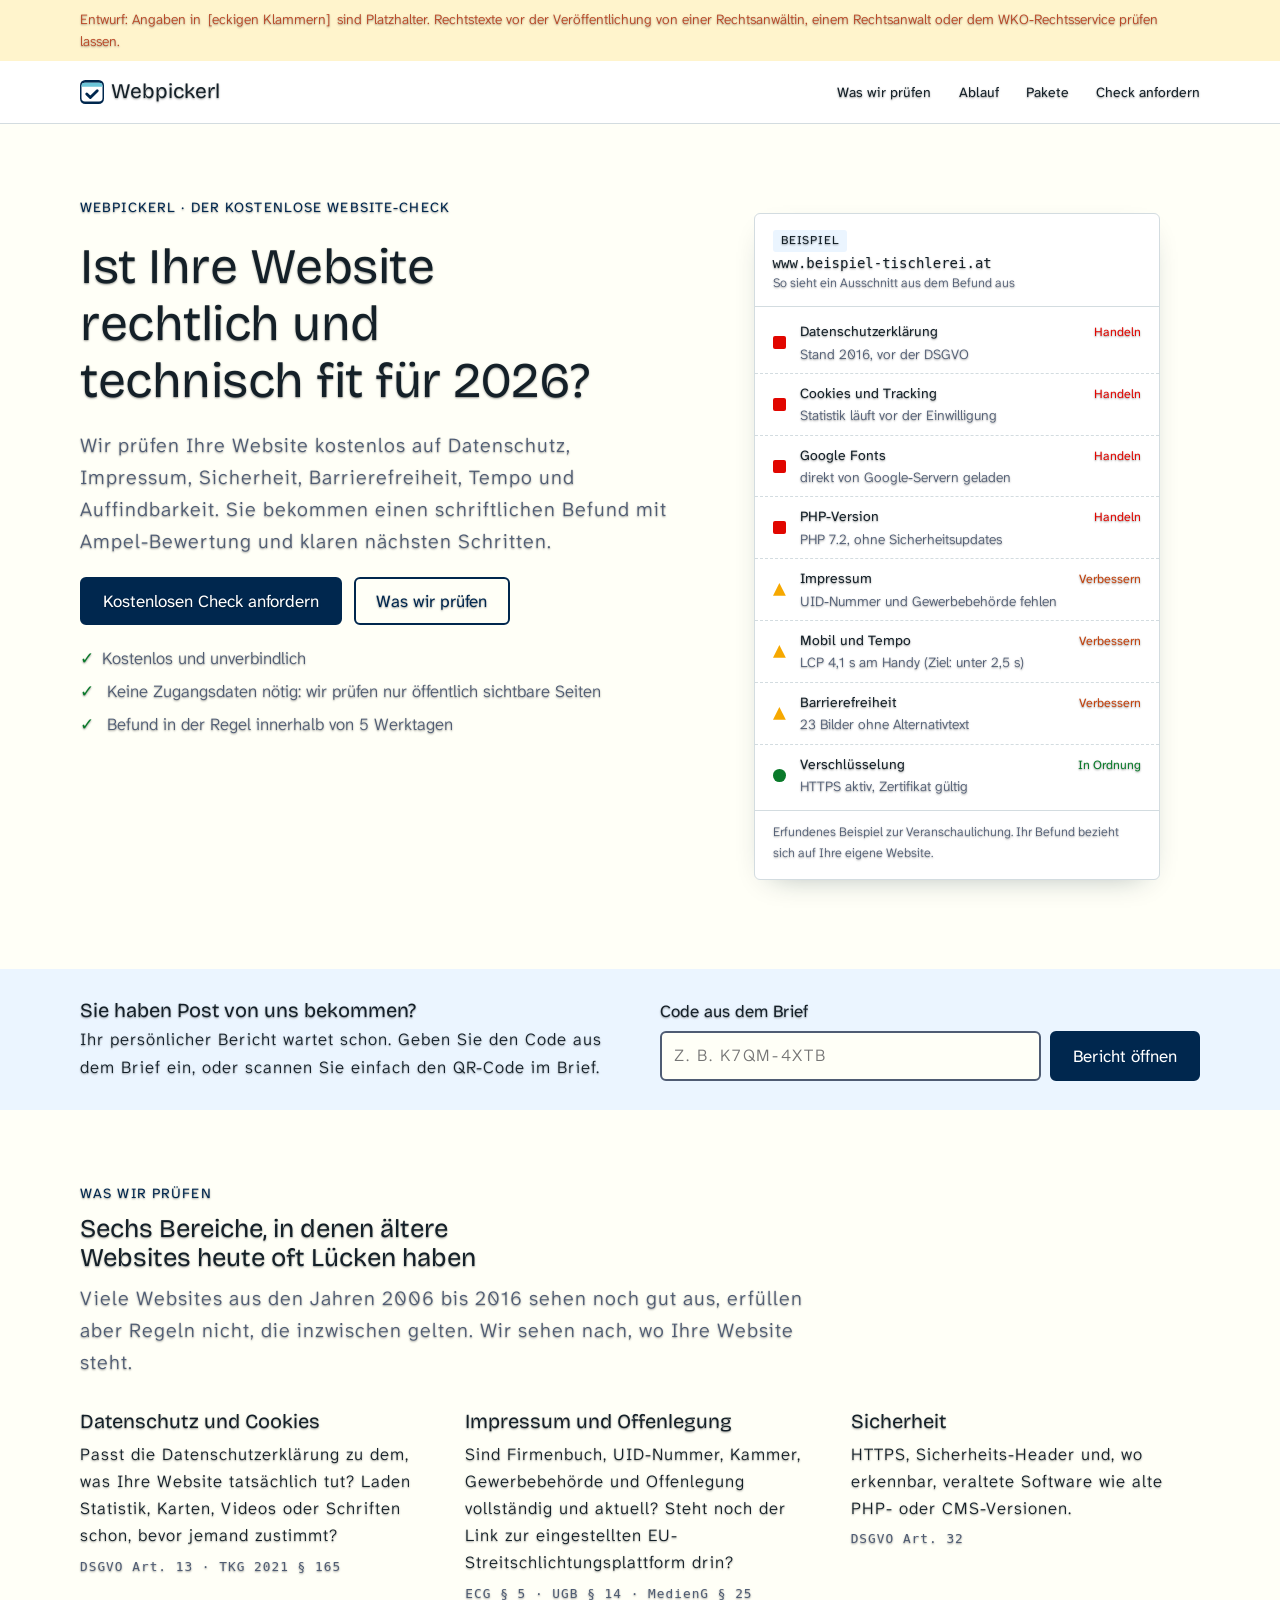
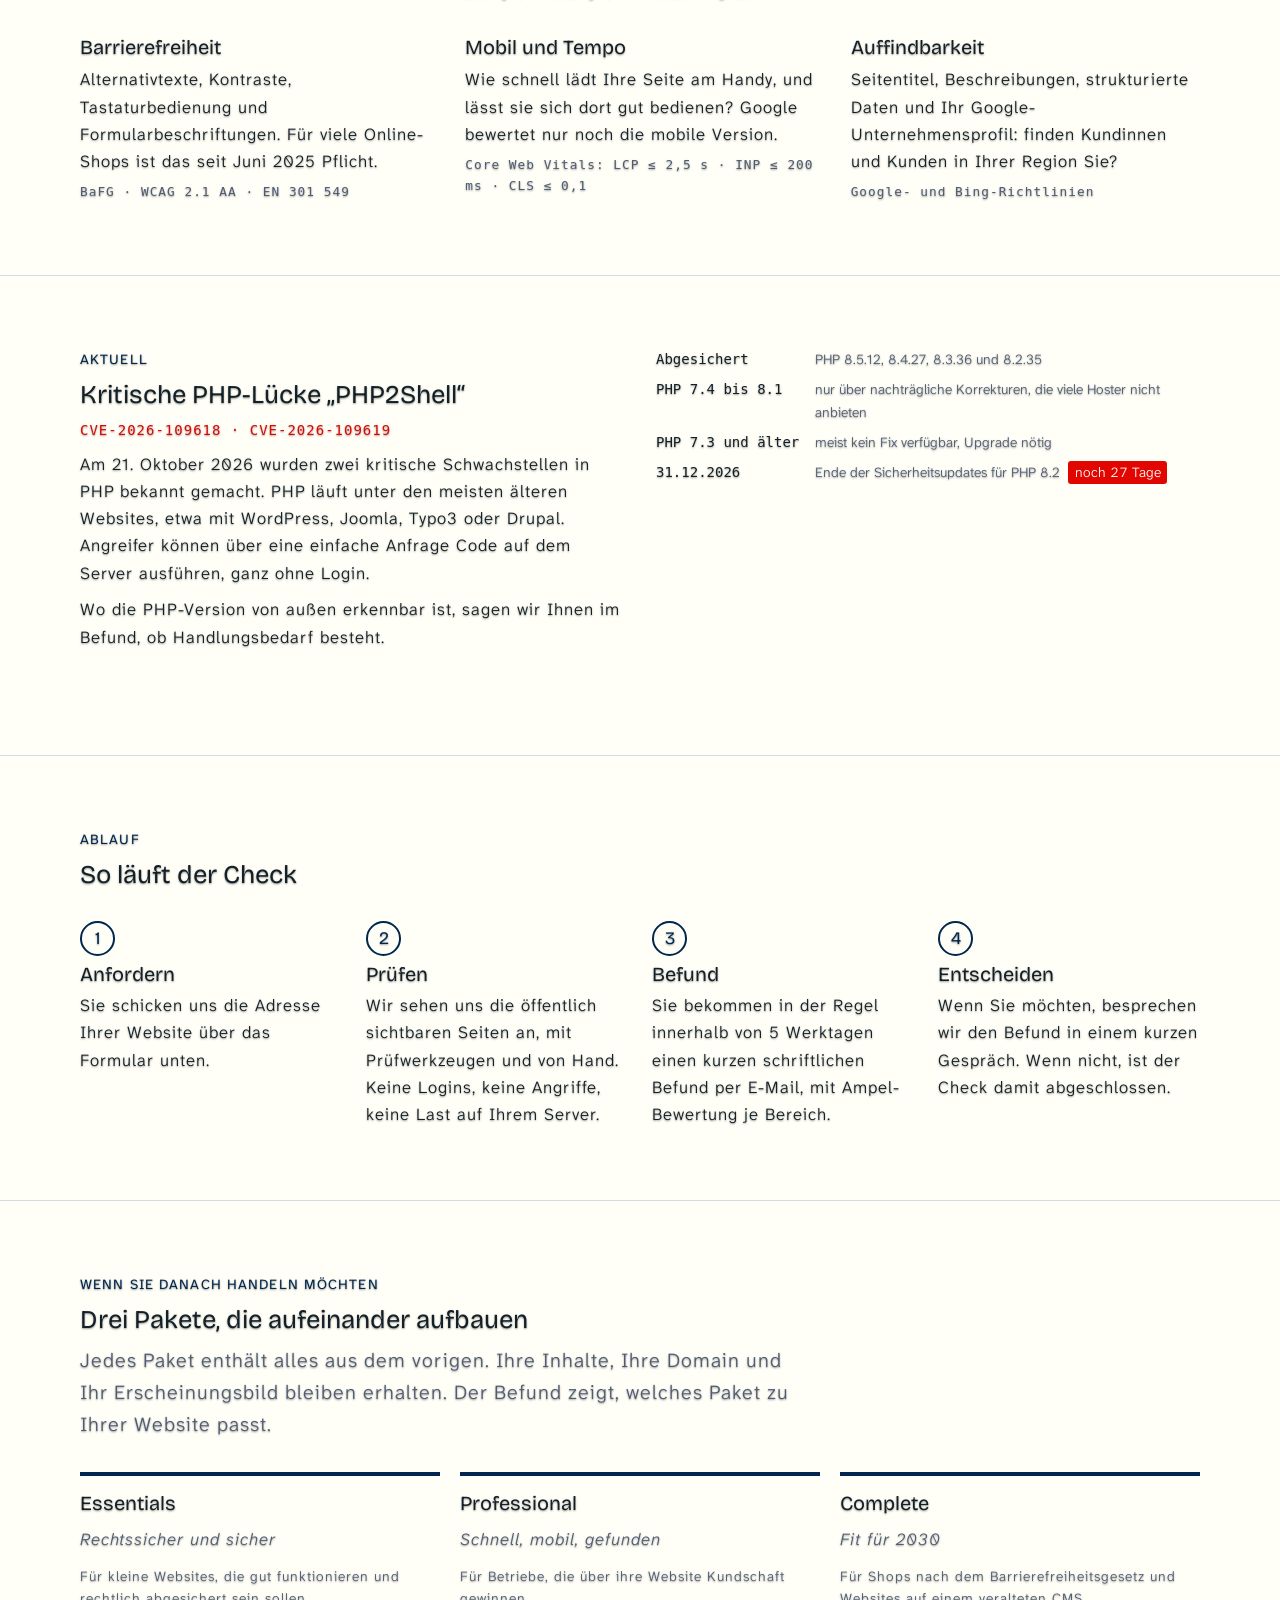
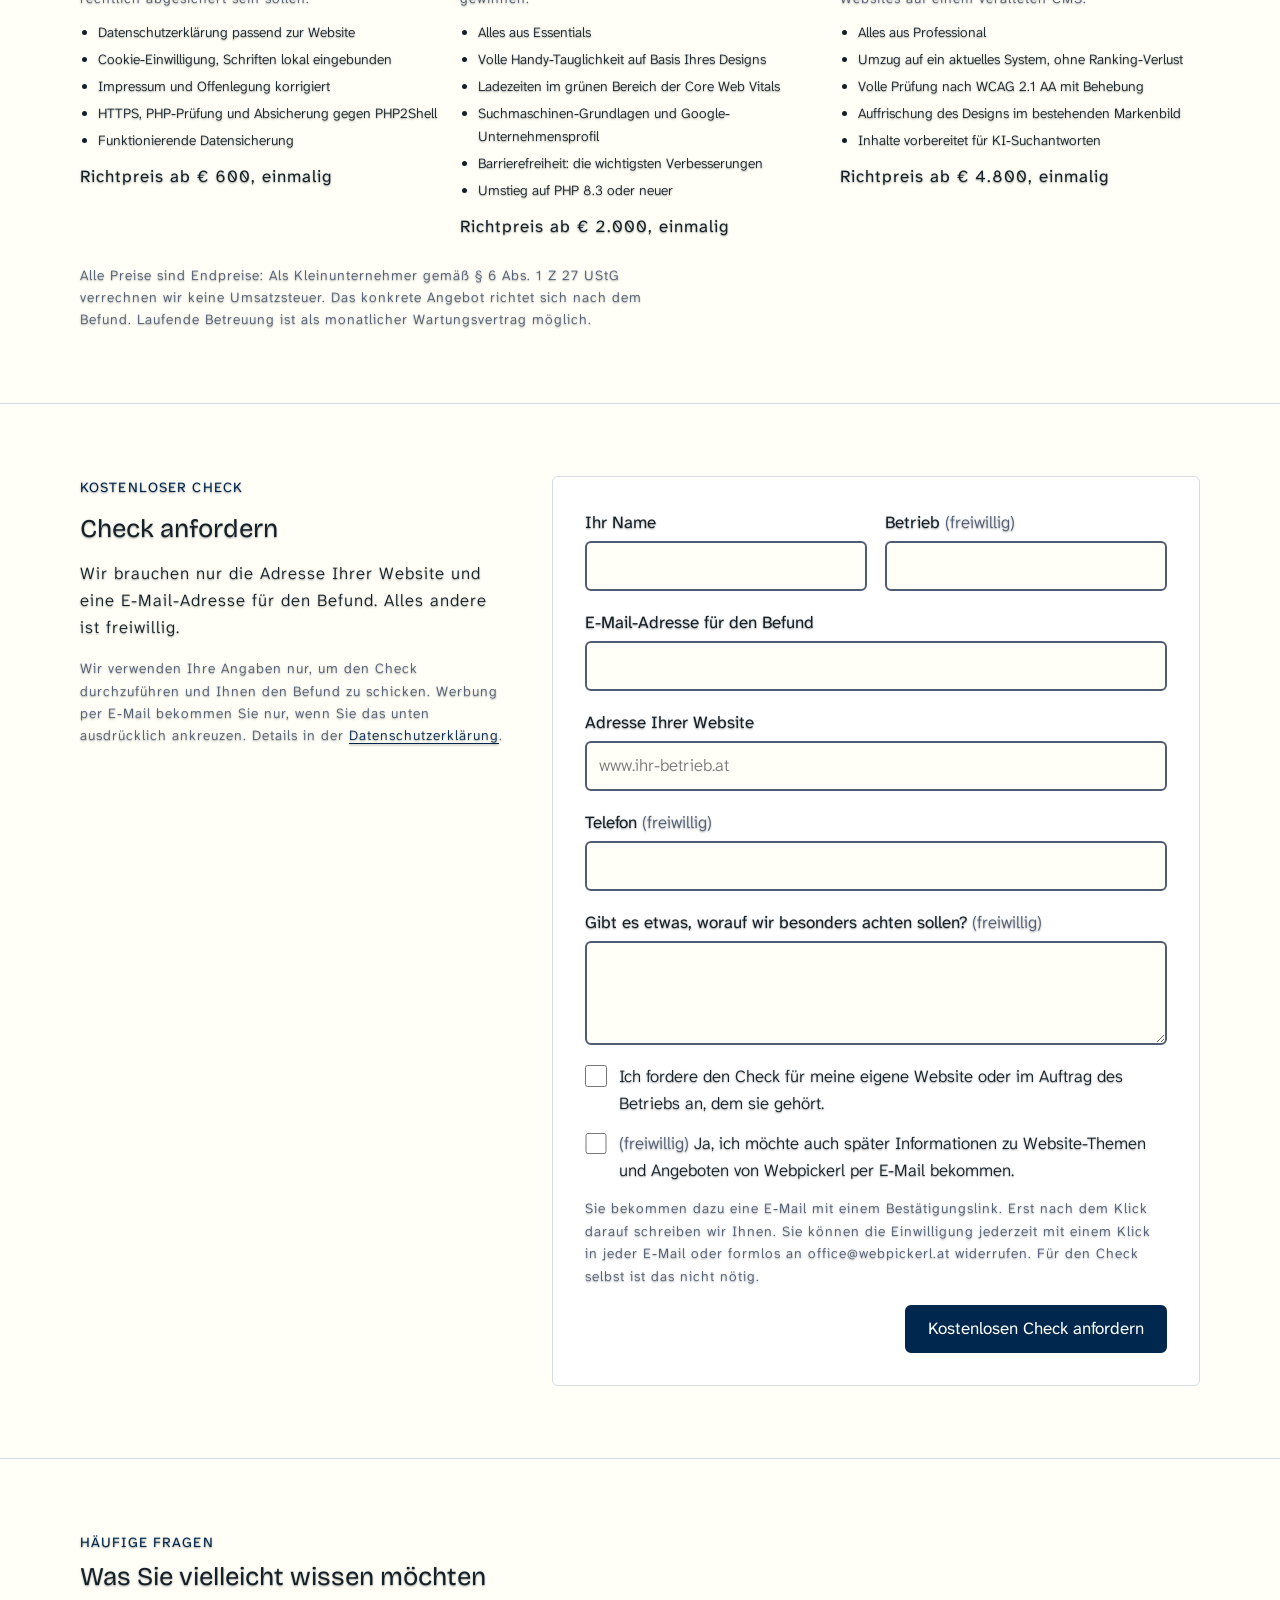
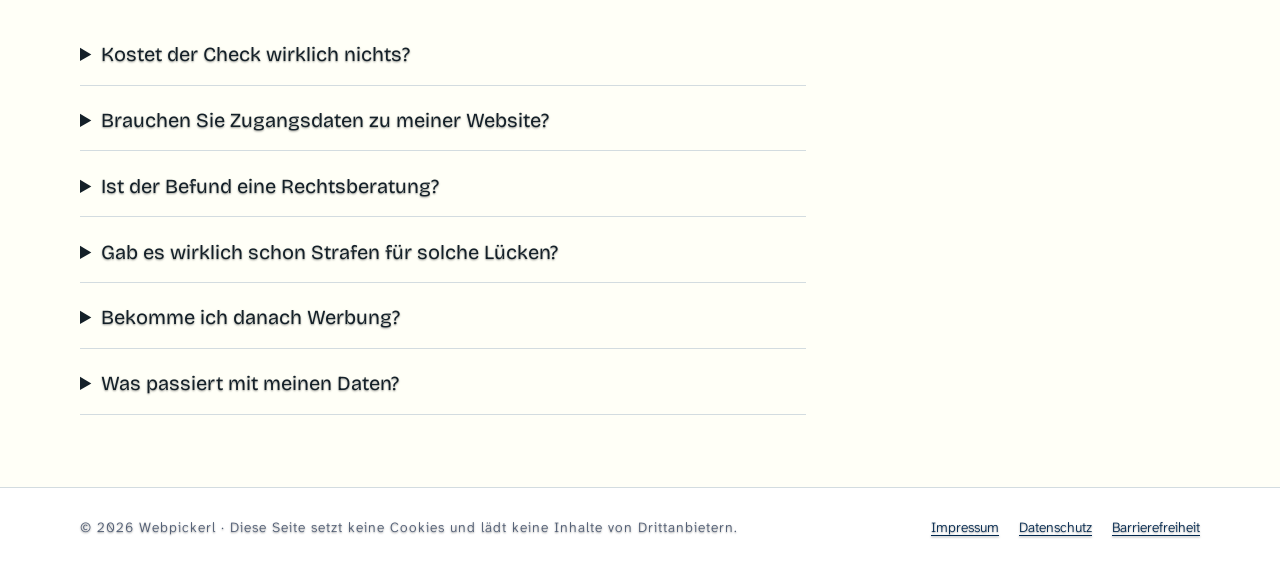
<file: index.html>
<!doctype html>
<html lang="de-AT">
  <head>
    <meta charset="utf-8" />
    <meta
      name="viewport"
      content="width=device-width, initial-scale=1, viewport-fit=cover"
    />
    <title>Webpickerl</title>
    <meta name="claude:viewport-fit-sides" content="cover" />
    <meta
      name="description"
      content="Webpickerl: kostenloser Website-Check für Betriebe in Österreich: Datenschutz, Impressum, Sicherheit, Barrierefreiheit, Tempo und Auffindbarkeit. Schriftlicher Befund, unverbindlich."
    />
    <meta name="color-scheme" content="light dark" />
    <link
      rel="preload"
      href="assets/fonts/atkinson-hyperlegible-next-latin-300-normal.woff2"
      as="font"
      type="font/woff2"
      crossorigin
    />
    <link
      rel="preload"
      href="assets/fonts/bricolage-grotesque-latin-400-normal.woff2"
      as="font"
      type="font/woff2"
      crossorigin
    />
    <link rel="stylesheet" href="assets/styles.css" />
    <link rel="icon" href="favicon.ico" sizes="32x32" />
    <link rel="icon" href="assets/favicon.svg" type="image/svg+xml" />
    <link rel="apple-touch-icon" href="assets/apple-touch-icon.png" />
    <link rel="manifest" href="site.webmanifest" />
  </head>
  <body>
    <a class="skip" href="#inhalt">Zum Inhalt springen</a>

    <!-- ENTWURF: diesen Hinweis vor dem Livegang entfernen -->
    <div class="draft" role="note">
      <div class="wrap">
        Entwurf: Angaben in <span class="ph">[eckigen Klammern]</span> sind
        Platzhalter. Rechtstexte vor der Veröffentlichung von einer
        Rechtsanwältin, einem Rechtsanwalt oder dem WKO-Rechtsservice prüfen
        lassen.
      </div>
    </div>

    <header class="site-header">
      <div class="wrap">
        <a class="brand" href="index.html"
          ><img
            class="brand-mark"
            src="assets/favicon.svg"
            alt=""
            width="32"
            height="32"
          />Webpickerl</a
        >
        <nav class="site-nav" aria-label="Hauptnavigation">
          <ul>
            <li><a href="#pruefung">Was wir prüfen</a></li>
            <li><a href="#ablauf">Ablauf</a></li>
            <li><a href="#pakete">Pakete</a></li>
            <li><a href="#anfordern">Check anfordern</a></li>
          </ul>
        </nav>
      </div>
    </header>

    <main id="inhalt">
      <section class="hero" aria-labelledby="h-hero">
        <div class="wrap">
          <div class="hero-text">
            <p class="eyebrow">Webpickerl · der kostenlose Website-Check</p>
            <h1 id="h-hero">
              Ist Ihre Website rechtlich und technisch fit für 2026?
            </h1>
            <p class="lead">
              Wir prüfen Ihre Website kostenlos auf Datenschutz, Impressum,
              Sicherheit, Barrierefreiheit, Tempo und Auffindbarkeit. Sie
              bekommen einen schriftlichen Befund mit Ampel-Bewertung und klaren
              nächsten Schritten.
            </p>
            <div class="hero-actions">
              <a class="btn" href="#anfordern">Kostenlosen Check anfordern</a>
              <a class="btn btn-ghost" href="#pruefung">Was wir prüfen</a>
            </div>
            <ul class="hero-facts">
              <li>Kostenlos und unverbindlich</li>
              <li>
                Keine Zugangsdaten nötig: wir prüfen nur öffentlich sichtbare
                Seiten
              </li>
              <li>
                Befund in der Regel innerhalb von 5 Werktagen
              </li>
            </ul>
          </div>

          <figure class="report" aria-labelledby="h-report">
            <div class="report-head">
              <span class="tag">Beispiel</span>
              <h2 id="h-report" class="url">www.beispiel-tischlerei.at</h2>
              <span class="date"
                >So sieht ein Ausschnitt aus dem Befund aus</span
              >
            </div>
            <ul>
              <li>
                <span class="dot bad" aria-hidden="true"></span
                ><span class="area"
                  >Datenschutzerklärung<span class="finding"
                    >Stand 2016, vor der DSGVO</span
                  ></span
                ><span class="verdict bad">Handeln</span>
              </li>
              <li>
                <span class="dot bad" aria-hidden="true"></span
                ><span class="area"
                  >Cookies und Tracking<span class="finding"
                    >Statistik läuft vor der Einwilligung</span
                  ></span
                ><span class="verdict bad">Handeln</span>
              </li>
              <li>
                <span class="dot bad" aria-hidden="true"></span
                ><span class="area"
                  >Google Fonts<span class="finding"
                    >direkt von Google-Servern geladen</span
                  ></span
                ><span class="verdict bad">Handeln</span>
              </li>
              <li>
                <span class="dot bad" aria-hidden="true"></span
                ><span class="area"
                  >PHP-Version<span class="finding"
                    >PHP 7.2, ohne Sicherheitsupdates</span
                  ></span
                ><span class="verdict bad">Handeln</span>
              </li>
              <li>
                <span class="dot warn" aria-hidden="true"></span
                ><span class="area"
                  >Impressum<span class="finding"
                    >UID-Nummer und Gewerbebehörde fehlen</span
                  ></span
                ><span class="verdict warn">Verbessern</span>
              </li>
              <li>
                <span class="dot warn" aria-hidden="true"></span
                ><span class="area"
                  >Mobil und Tempo<span class="finding"
                    >LCP 4,1 s am Handy (Ziel: unter 2,5 s)</span
                  ></span
                ><span class="verdict warn">Verbessern</span>
              </li>
              <li>
                <span class="dot warn" aria-hidden="true"></span
                ><span class="area"
                  >Barrierefreiheit<span class="finding"
                    >23 Bilder ohne Alternativtext</span
                  ></span
                ><span class="verdict warn">Verbessern</span>
              </li>
              <li>
                <span class="dot ok" aria-hidden="true"></span
                ><span class="area"
                  >Verschlüsselung<span class="finding"
                    >HTTPS aktiv, Zertifikat gültig</span
                  ></span
                ><span class="verdict ok">In Ordnung</span>
              </li>
            </ul>
            <figcaption class="report-foot">
              Erfundenes Beispiel zur Veranschaulichung. Ihr Befund bezieht sich
              auf Ihre eigene Website.
            </figcaption>
          </figure>
        </div>
      </section>

      <section class="letter" aria-labelledby="h-letter">
        <div class="wrap">
          <div>
            <h2 id="h-letter" class="letter-title">
              Sie haben Post von uns bekommen?
            </h2>
            <p>
              Ihr persönlicher Bericht wartet schon. Geben Sie den Code aus dem
              Brief ein, oder scannen Sie einfach den QR-Code im Brief.
            </p>
          </div>
          <form class="code-form" method="get" action="bericht.php">
            <label for="c-code">Code aus dem Brief</label>
            <div class="code-row">
              <input
                type="text"
                id="c-code"
                name="code"
                placeholder="z. B. K7QM-4XTB"
                autocomplete="off"
                autocapitalize="characters"
                spellcheck="false"
                required
              />
              <button class="btn" type="submit">Bericht öffnen</button>
            </div>
          </form>
        </div>
      </section>

      <section id="pruefung" aria-labelledby="h-pruefung">
        <div class="wrap">
          <div class="section-head">
            <p class="eyebrow">Was wir prüfen</p>
            <h2 id="h-pruefung">
              Sechs Bereiche, in denen ältere Websites heute oft Lücken haben
            </h2>
            <p class="lead">
              Viele Websites aus den Jahren 2006 bis 2016 sehen noch gut aus,
              erfüllen aber Regeln nicht, die inzwischen gelten. Wir sehen nach,
              wo Ihre Website steht.
            </p>
          </div>
          <ul class="areas">
            <li>
              <h3>Datenschutz und Cookies</h3>
              <p>
                Passt die Datenschutzerklärung zu dem, was Ihre Website
                tatsächlich tut? Laden Statistik, Karten, Videos oder Schriften
                schon, bevor jemand zustimmt?
              </p>
              <p class="basis">DSGVO Art. 13 · TKG 2021 § 165</p>
            </li>
            <li>
              <h3>Impressum und Offenlegung</h3>
              <p>
                Sind Firmenbuch, UID-Nummer, Kammer, Gewerbebehörde und
                Offenlegung vollständig und aktuell? Steht noch der Link zur
                eingestellten EU-Streitschlichtungsplattform drin?
              </p>
              <p class="basis">ECG § 5 · UGB § 14 · MedienG § 25</p>
            </li>
            <li>
              <h3>Sicherheit</h3>
              <p>
                HTTPS, Sicherheits-Header und, wo erkennbar, veraltete Software
                wie alte PHP- oder CMS-Versionen.
              </p>
              <p class="basis">DSGVO Art. 32</p>
            </li>
            <li>
              <h3>Barrierefreiheit</h3>
              <p>
                Alternativtexte, Kontraste, Tastaturbedienung und
                Formularbeschriftungen. Für viele Online-Shops ist das seit Juni
                2025 Pflicht.
              </p>
              <p class="basis">BaFG · WCAG 2.1 AA · EN 301 549</p>
            </li>
            <li>
              <h3>Mobil und Tempo</h3>
              <p>
                Wie schnell lädt Ihre Seite am Handy, und lässt sie sich dort
                gut bedienen? Google bewertet nur noch die mobile Version.
              </p>
              <p class="basis">
                Core Web Vitals: LCP ≤ 2,5 s · INP ≤ 200 ms · CLS ≤ 0,1
              </p>
            </li>
            <li>
              <h3>Auffindbarkeit</h3>
              <p>
                Seitentitel, Beschreibungen, strukturierte Daten und Ihr
                Google-Unternehmensprofil: finden Kundinnen und Kunden in Ihrer
                Region Sie?
              </p>
              <p class="basis">Google- und Bing-Richtlinien</p>
            </li>
          </ul>
        </div>
      </section>

      <section aria-labelledby="h-php">
        <div class="wrap alert">
          <div class="section-head">
            <p class="eyebrow">Aktuell</p>
            <h2 id="h-php">Kritische PHP-Lücke „PHP2Shell“</h2>
            <p class="cve">CVE-2026-109618 · CVE-2026-109619</p>
            <p>
              Am 21. Oktober 2026 wurden zwei kritische Schwachstellen in PHP
              bekannt gemacht. PHP läuft unter den meisten älteren Websites,
              etwa mit WordPress, Joomla, Typo3 oder Drupal. Angreifer können
              über eine einfache Anfrage Code auf dem Server ausführen, ganz
              ohne Login.
            </p>
            <p>
              Wo die PHP-Version von außen erkennbar ist, sagen wir Ihnen im
              Befund, ob Handlungsbedarf besteht.
            </p>
          </div>
          <dl>
            <dt>Abgesichert</dt>
            <dd>PHP 8.5.12, 8.4.27, 8.3.36 und 8.2.35</dd>
            <dt>PHP 7.4 bis 8.1</dt>
            <dd>
              nur über nachträgliche Korrekturen, die viele Hoster nicht
              anbieten
            </dd>
            <dt>PHP 7.3 und älter</dt>
            <dd>meist kein Fix verfügbar, Upgrade nötig</dd>
            <dt>31.12.2026</dt>
            <dd>
              Ende der Sicherheitsupdates für PHP 8.2
              <span class="countdown" data-until="2026-12-31" hidden></span>
            </dd>
          </dl>
        </div>
      </section>

      <section id="ablauf" aria-labelledby="h-ablauf">
        <div class="wrap">
          <div class="section-head">
            <p class="eyebrow">Ablauf</p>
            <h2 id="h-ablauf">So läuft der Check</h2>
          </div>
          <ol class="steps">
            <li>
              <h3>Anfordern</h3>
              <p>
                Sie schicken uns die Adresse Ihrer Website über das Formular
                unten.
              </p>
            </li>
            <li>
              <h3>Prüfen</h3>
              <p>
                Wir sehen uns die öffentlich sichtbaren Seiten an, mit
                Prüfwerkzeugen und von Hand. Keine Logins, keine Angriffe, keine
                Last auf Ihrem Server.
              </p>
            </li>
            <li>
              <h3>Befund</h3>
              <p>
                Sie bekommen in der Regel innerhalb von 5 Werktagen
                einen kurzen schriftlichen Befund per E-Mail, mit
                Ampel-Bewertung je Bereich.
              </p>
            </li>
            <li>
              <h3>Entscheiden</h3>
              <p>
                Wenn Sie möchten, besprechen wir den Befund in einem kurzen
                Gespräch. Wenn nicht, ist der Check damit abgeschlossen.
              </p>
            </li>
          </ol>
        </div>
      </section>

      <section id="pakete" aria-labelledby="h-pakete">
        <div class="wrap">
          <div class="section-head">
            <p class="eyebrow">Wenn Sie danach handeln möchten</p>
            <h2 id="h-pakete">Drei Pakete, die aufeinander aufbauen</h2>
            <p class="lead">
              Jedes Paket enthält alles aus dem vorigen. Ihre Inhalte, Ihre
              Domain und Ihr Erscheinungsbild bleiben erhalten. Der Befund
              zeigt, welches Paket zu Ihrer Website passt.
            </p>
          </div>
          <div class="tiers">
            <article class="tier" aria-labelledby="h-t1">
              <h3 id="h-t1">Essentials</h3>
              <p class="claim">Rechtssicher und sicher</p>
              <p class="for">
                Für kleine Websites, die gut funktionieren und rechtlich
                abgesichert sein sollen.
              </p>
              <ul>
                <li>Datenschutzerklärung passend zur Website</li>
                <li>Cookie-Einwilligung, Schriften lokal eingebunden</li>
                <li>Impressum und Offenlegung korrigiert</li>
                <li>HTTPS, PHP-Prüfung und Absicherung gegen PHP2Shell</li>
                <li>Funktionierende Datensicherung</li>
              </ul>
              <p class="price">
                Richtpreis ab € 600, einmalig
              </p>
            </article>
            <article class="tier" aria-labelledby="h-t2">
              <h3 id="h-t2">Professional</h3>
              <p class="claim">Schnell, mobil, gefunden</p>
              <p class="for">
                Für Betriebe, die über ihre Website Kundschaft gewinnen.
              </p>
              <ul>
                <li>Alles aus Essentials</li>
                <li>Volle Handy-Tauglichkeit auf Basis Ihres Designs</li>
                <li>Ladezeiten im grünen Bereich der Core Web Vitals</li>
                <li>Suchmaschinen-Grundlagen und Google-Unternehmensprofil</li>
                <li>Barrierefreiheit: die wichtigsten Verbesserungen</li>
                <li>Umstieg auf PHP 8.3 oder neuer</li>
              </ul>
              <p class="price">
                Richtpreis ab € 2.000, einmalig
              </p>
            </article>
            <article class="tier" aria-labelledby="h-t3">
              <h3 id="h-t3">Complete</h3>
              <p class="claim">Fit für 2030</p>
              <p class="for">
                Für Shops nach dem Barrierefreiheitsgesetz und Websites auf
                einem veralteten CMS.
              </p>
              <ul>
                <li>Alles aus Professional</li>
                <li>Umzug auf ein aktuelles System, ohne Ranking-Verlust</li>
                <li>Volle Prüfung nach WCAG 2.1 AA mit Behebung</li>
                <li>Auffrischung des Designs im bestehenden Markenbild</li>
                <li>Inhalte vorbereitet für KI-Suchantworten</li>
              </ul>
              <p class="price">
                Richtpreis ab € 4.800, einmalig
              </p>
            </article>
          </div>
          <p class="note">
            Alle Preise sind Endpreise: Als Kleinunternehmer gemäß § 6 Abs. 1
            Z 27 UStG verrechnen wir keine Umsatzsteuer. Das
            konkrete Angebot richtet sich nach dem Befund. Laufende Betreuung
            ist als monatlicher Wartungsvertrag möglich.
          </p>
        </div>
      </section>

      <section id="anfordern" aria-labelledby="h-anfordern">
        <div class="wrap form-wrap">
          <div class="form-intro">
            <p class="eyebrow">Kostenloser Check</p>
            <h2 id="h-anfordern">Check anfordern</h2>
            <p>
              Wir brauchen nur die Adresse Ihrer Website und eine E-Mail-Adresse
              für den Befund. Alles andere ist freiwillig.
            </p>
            <p class="legal-small">
              Wir verwenden Ihre Angaben nur, um den Check durchzuführen und
              Ihnen den Befund zu schicken. Werbung per E-Mail bekommen Sie nur,
              wenn Sie das unten ausdrücklich ankreuzen. Details in der
              <a href="datenschutz.html">Datenschutzerklärung</a>.
            </p>
          </div>

          <form
            class="check"
            id="check-form"
            action="anfrage.php"
            method="post"
            novalidate
          >
            <input type="hidden" name="typ" value="check" />
            <div class="row">
              <div class="field">
                <label for="f-name">Ihr Name</label>
                <input
                  type="text"
                  id="f-name"
                  name="name"
                  autocomplete="name"
                  required
                  aria-describedby="e-name"
                />
                <p class="error" id="e-name" hidden>
                  Bitte geben Sie Ihren Namen an.
                </p>
              </div>
              <div class="field">
                <label for="f-firma"
                  >Betrieb <span class="opt">(freiwillig)</span></label
                >
                <input
                  type="text"
                  id="f-firma"
                  name="firma"
                  autocomplete="organization"
                />
              </div>
            </div>
            <div class="field">
              <label for="f-email">E-Mail-Adresse für den Befund</label>
              <input
                type="email"
                id="f-email"
                name="email"
                autocomplete="email"
                required
                aria-describedby="e-email"
              />
              <p class="error" id="e-email" hidden>
                Bitte geben Sie eine gültige E-Mail-Adresse an, zum Beispiel
                name@betrieb.at.
              </p>
            </div>
            <div class="field">
              <label for="f-url">Adresse Ihrer Website</label>
              <input
                type="text"
                id="f-url"
                name="website"
                inputmode="url"
                autocomplete="url"
                placeholder="www.ihr-betrieb.at"
                required
                aria-describedby="e-url"
              />
              <p class="error" id="e-url" hidden>
                Bitte geben Sie die Adresse Ihrer Website an, zum Beispiel
                www.ihr-betrieb.at.
              </p>
            </div>
            <div class="field">
              <label for="f-tel"
                >Telefon <span class="opt">(freiwillig)</span></label
              >
              <input type="tel" id="f-tel" name="telefon" autocomplete="tel" />
            </div>
            <div class="field">
              <label for="f-msg"
                >Gibt es etwas, worauf wir besonders achten sollen?
                <span class="opt">(freiwillig)</span></label
              >
              <textarea id="f-msg" name="nachricht" rows="3"></textarea>
            </div>

            <div class="hp" aria-hidden="true">
              <label for="f-hp">Bitte dieses Feld leer lassen</label>
              <input
                type="text"
                id="f-hp"
                name="firma_url"
                tabindex="-1"
                autocomplete="off"
              />
            </div>

            <fieldset>
              <legend class="sr-legend">Bestätigung und Einwilligung</legend>
              <div class="check-item">
                <input
                  type="checkbox"
                  id="f-berechtigt"
                  name="berechtigt"
                  value="ja"
                  required
                  aria-describedby="e-berechtigt"
                />
                <label for="f-berechtigt"
                  >Ich fordere den Check für meine eigene Website oder im
                  Auftrag des Betriebs an, dem sie gehört.</label
                >
              </div>
              <p class="error" id="e-berechtigt" hidden>
                Bitte bestätigen Sie, dass Sie den Check für diese Website
                anfordern dürfen.
              </p>
              <div class="check-item">
                <input
                  type="checkbox"
                  id="f-optin"
                  name="email_einwilligung"
                  value="ja"
                  aria-describedby="h-optin"
                />
                <label for="f-optin"
                  ><span class="opt">(freiwillig)</span> Ja, ich möchte auch
                  später Informationen zu Website-Themen und Angeboten von
                  Webpickerl per E-Mail bekommen.</label
                >
              </div>
              <p class="hint" id="h-optin">
                Sie bekommen dazu eine E-Mail mit einem Bestätigungslink. Erst
                nach dem Klick darauf schreiben wir Ihnen. Sie können die
                Einwilligung jederzeit mit einem Klick in jeder E-Mail oder
                formlos an office@webpickerl.at widerrufen. Für den Check selbst
                ist das nicht nötig.
              </p>
            </fieldset>

            <div class="form-actions">
              <button class="btn" type="submit">
                Kostenlosen Check anfordern
              </button>
            </div>
            <p
              class="form-status"
              id="form-status"
              role="status"
              aria-live="polite"
            ></p>
          </form>
        </div>
      </section>

      <section aria-labelledby="h-faq">
        <div class="wrap">
          <div class="section-head">
            <p class="eyebrow">Häufige Fragen</p>
            <h2 id="h-faq">Was Sie vielleicht wissen möchten</h2>
          </div>
          <div class="faq">
            <details>
              <summary>Kostet der Check wirklich nichts?</summary>
              <p>
                Ja. Der Check und der Befund sind kostenlos und verpflichten Sie
                zu nichts. Wir bieten ihn an, weil viele Betriebe erst durch den
                Befund sehen, was an ihrer Website zu tun ist.
              </p>
            </details>
            <details>
              <summary>Brauchen Sie Zugangsdaten zu meiner Website?</summary>
              <p>
                Nein. Wir prüfen nur, was jede Besucherin und jeder Besucher
                sehen kann. Wir melden uns nirgends an und testen keine
                Angriffe. Manche Punkte, etwa die genaue Software-Version,
                lassen sich von außen nicht immer erkennen. Das steht dann im
                Befund.
              </p>
            </details>
            <details>
              <summary>Ist der Befund eine Rechtsberatung?</summary>
              <p>
                Nein. Wir sind ein IT-Dienstleistungsbetrieb, keine Rechtsanwaltskanzlei. Der Befund zeigt technische und formale Lücken auf. Ob und
                wie Sie rechtlich handeln müssen, klären Sie bitte mit Ihrer
                Rechtsberatung oder dem Rechtsservice der Wirtschaftskammer.
              </p>
            </details>
            <details>
              <summary>Gab es wirklich schon Strafen für solche Lücken?</summary>
              <p>
                Ja, wenn auch selten gegen kleine Betriebe. Behörden haben etwa
                Cookie-Banner ohne gleichwertiges „Ablehnen“ beanstandet und
                Geldbußen für veraltete Shop-Software verhängt. Eine sachliche
                Übersicht mit Quellen finden Sie unter
                <a href="faelle.html">Fälle aus der Praxis</a>.
              </p>
            </details>
            <details>
              <summary>Bekomme ich danach Werbung?</summary>
              <p>
                Nur, wenn Sie das im Formular ankreuzen und danach den Link in
                unserer Bestätigungs-E-Mail anklicken. Ohne diese Einwilligung
                schicken wir Ihnen nur den Befund und beantworten Ihre
                Rückfragen.
              </p>
            </details>
            <details>
              <summary>Was passiert mit meinen Daten?</summary>
              <p>
                Wir speichern Ihre Angaben, um den Check durchzuführen, und
                löschen sie sechs Monate nach Ihrer Anfrage automatisch, wenn daraus kein Auftrag entsteht. Diese Seite
                setzt keine Cookies, verwendet keine Statistik-Werkzeuge und
                lädt nichts von fremden Servern.
              </p>
            </details>
          </div>
        </div>
      </section>
    </main>

    <footer class="site-footer">
      <div class="wrap">
        <p>
          © <span class="year">2026</span> Webpickerl · Diese Seite setzt keine Cookies und lädt keine
          Inhalte von Drittanbietern.
        </p>
        <ul>
          <li><a href="impressum.html">Impressum</a></li>
          <li><a href="datenschutz.html">Datenschutz</a></li>
          <li><a href="barrierefreiheit.html">Barrierefreiheit</a></li>
        </ul>
      </div>
    </footer>

    <script src="assets/main.js" defer></script>
  </body>
</html>
</file>
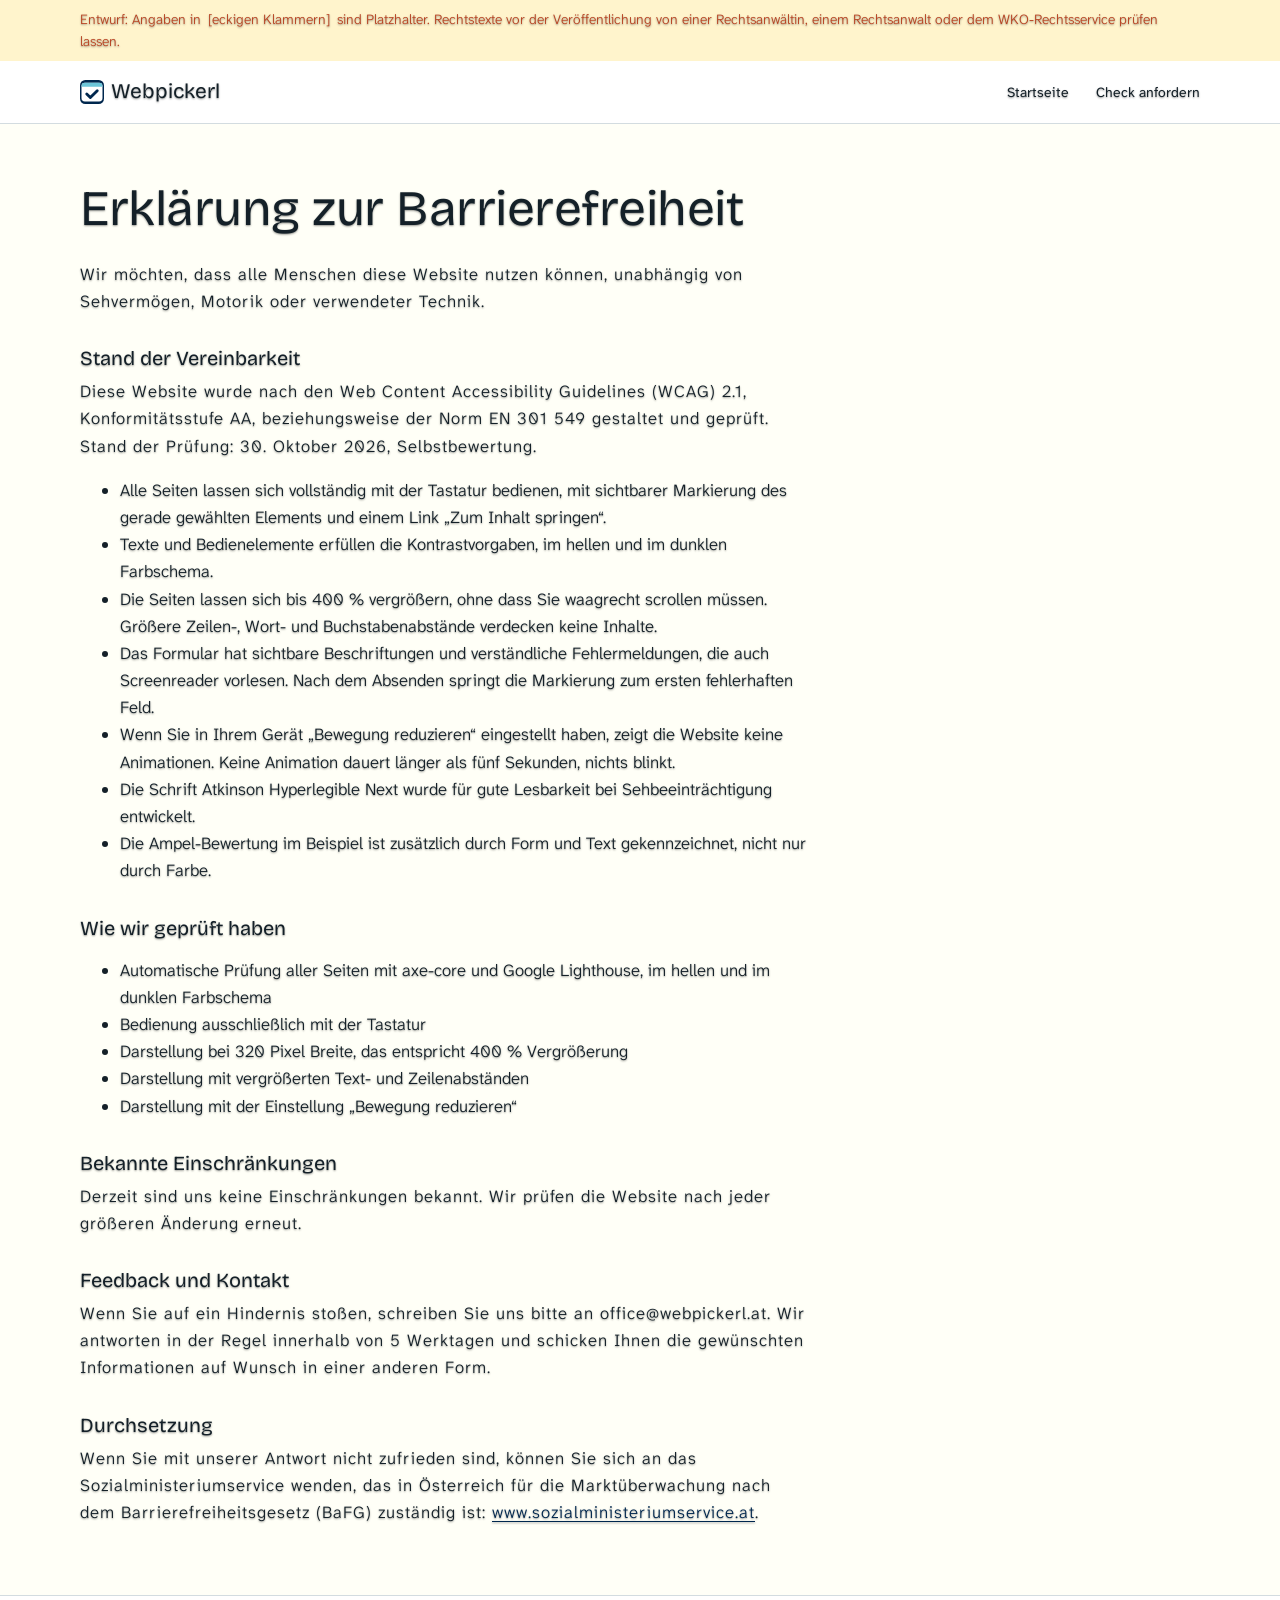
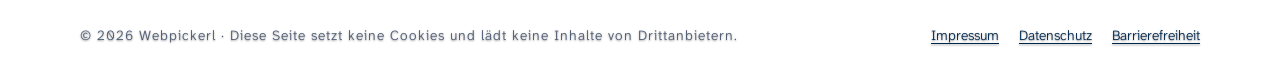
<file: barrierefreiheit.html>
<!doctype html>
<html lang="de-AT">
<head>
<meta charset="utf-8">
<meta name="viewport" content="width=device-width, initial-scale=1, viewport-fit=cover">
<title>Erklärung zur Barrierefreiheit</title>
<meta name="robots" content="noindex, follow">
<meta name="color-scheme" content="light dark">
<link rel="stylesheet" href="assets/styles.css">
<link rel="icon" href="favicon.ico" sizes="32x32">
<link rel="icon" href="assets/favicon.svg" type="image/svg+xml">
<link rel="apple-touch-icon" href="assets/apple-touch-icon.png">
</head>
<body>
<a class="skip" href="#inhalt">Zum Inhalt springen</a>

<!-- ENTWURF: diesen Hinweis vor dem Livegang entfernen -->
<div class="draft" role="note"><div class="wrap">Entwurf: Angaben in <span class="ph">[eckigen Klammern]</span> sind Platzhalter. Rechtstexte vor der Veröffentlichung von einer Rechtsanwältin, einem Rechtsanwalt oder dem WKO-Rechtsservice prüfen lassen.</div></div>

<header class="site-header">
  <div class="wrap">
    <a class="brand" href="index.html"><img class="brand-mark" src="assets/favicon.svg" alt="" width="32" height="32">Webpickerl</a>
    <nav class="site-nav" aria-label="Hauptnavigation">
      <ul>
        <li><a href="index.html">Startseite</a></li>
        <li><a href="index.html#anfordern">Check anfordern</a></li>
      </ul>
    </nav>
  </div>
</header>

<main id="inhalt" class="legal">
  <div class="wrap">
    <h1>Erklärung zur Barrierefreiheit</h1>
    <p>Wir möchten, dass alle Menschen diese Website nutzen können, unabhängig von Sehvermögen, Motorik oder verwendeter Technik.</p>

    <h2>Stand der Vereinbarkeit</h2>
    <p>Diese Website wurde nach den Web Content Accessibility Guidelines (WCAG) 2.1, Konformitätsstufe AA, beziehungsweise der Norm EN 301 549 gestaltet und geprüft. Stand der Prüfung: 30. Oktober 2026, Selbstbewertung.</p>
    <ul>
      <li>Alle Seiten lassen sich vollständig mit der Tastatur bedienen, mit sichtbarer Markierung des gerade gewählten Elements und einem Link „Zum Inhalt springen“.</li>
      <li>Texte und Bedienelemente erfüllen die Kontrastvorgaben, im hellen und im dunklen Farbschema.</li>
      <li>Die Seiten lassen sich bis 400 % vergrößern, ohne dass Sie waagrecht scrollen müssen. Größere Zeilen-, Wort- und Buchstabenabstände verdecken keine Inhalte.</li>
      <li>Das Formular hat sichtbare Beschriftungen und verständliche Fehlermeldungen, die auch Screenreader vorlesen. Nach dem Absenden springt die Markierung zum ersten fehlerhaften Feld.</li>
      <li>Wenn Sie in Ihrem Gerät „Bewegung reduzieren“ eingestellt haben, zeigt die Website keine Animationen. Keine Animation dauert länger als fünf Sekunden, nichts blinkt.</li>
      <li>Die Schrift Atkinson Hyperlegible Next wurde für gute Lesbarkeit bei Sehbeeinträchtigung entwickelt.</li>
      <li>Die Ampel-Bewertung im Beispiel ist zusätzlich durch Form und Text gekennzeichnet, nicht nur durch Farbe.</li>
    </ul>

    <h2>Wie wir geprüft haben</h2>
    <ul>
      <li>Automatische Prüfung aller Seiten mit axe-core und Google Lighthouse, im hellen und im dunklen Farbschema</li>
      <li>Bedienung ausschließlich mit der Tastatur</li>
      <li>Darstellung bei 320 Pixel Breite, das entspricht 400 % Vergrößerung</li>
      <li>Darstellung mit vergrößerten Text- und Zeilenabständen</li>
      <li>Darstellung mit der Einstellung „Bewegung reduzieren“</li>
    </ul>

    <h2>Bekannte Einschränkungen</h2>
    <p>Derzeit sind uns keine Einschränkungen bekannt. Wir prüfen die Website nach jeder größeren Änderung erneut.</p>

    <h2>Feedback und Kontakt</h2>
    <p>Wenn Sie auf ein Hindernis stoßen, schreiben Sie uns bitte an office@webpickerl.at. Wir antworten in der Regel innerhalb von 5 Werktagen und schicken Ihnen die gewünschten Informationen auf Wunsch in einer anderen Form.</p>

    <h2>Durchsetzung</h2>
    <p>Wenn Sie mit unserer Antwort nicht zufrieden sind, können Sie sich an das Sozialministeriumservice wenden, das in Österreich für die Marktüberwachung nach dem Barrierefreiheitsgesetz (BaFG) zuständig ist: <a href="https://www.sozialministeriumservice.at" rel="noopener">www.sozialministeriumservice.at</a>.</p>
  </div>
</main>

<footer class="site-footer">
  <div class="wrap">
    <p>© <span class="year">2026</span> Webpickerl · Diese Seite setzt keine Cookies und lädt keine Inhalte von Drittanbietern.</p>
    <ul>
      <li><a href="impressum.html">Impressum</a></li>
      <li><a href="datenschutz.html">Datenschutz</a></li>
      <li><a href="barrierefreiheit.html" aria-current="page">Barrierefreiheit</a></li>
    </ul>
  </div>
</footer>
<script src="assets/main.js" defer></script>
</body>
</html>
</file>
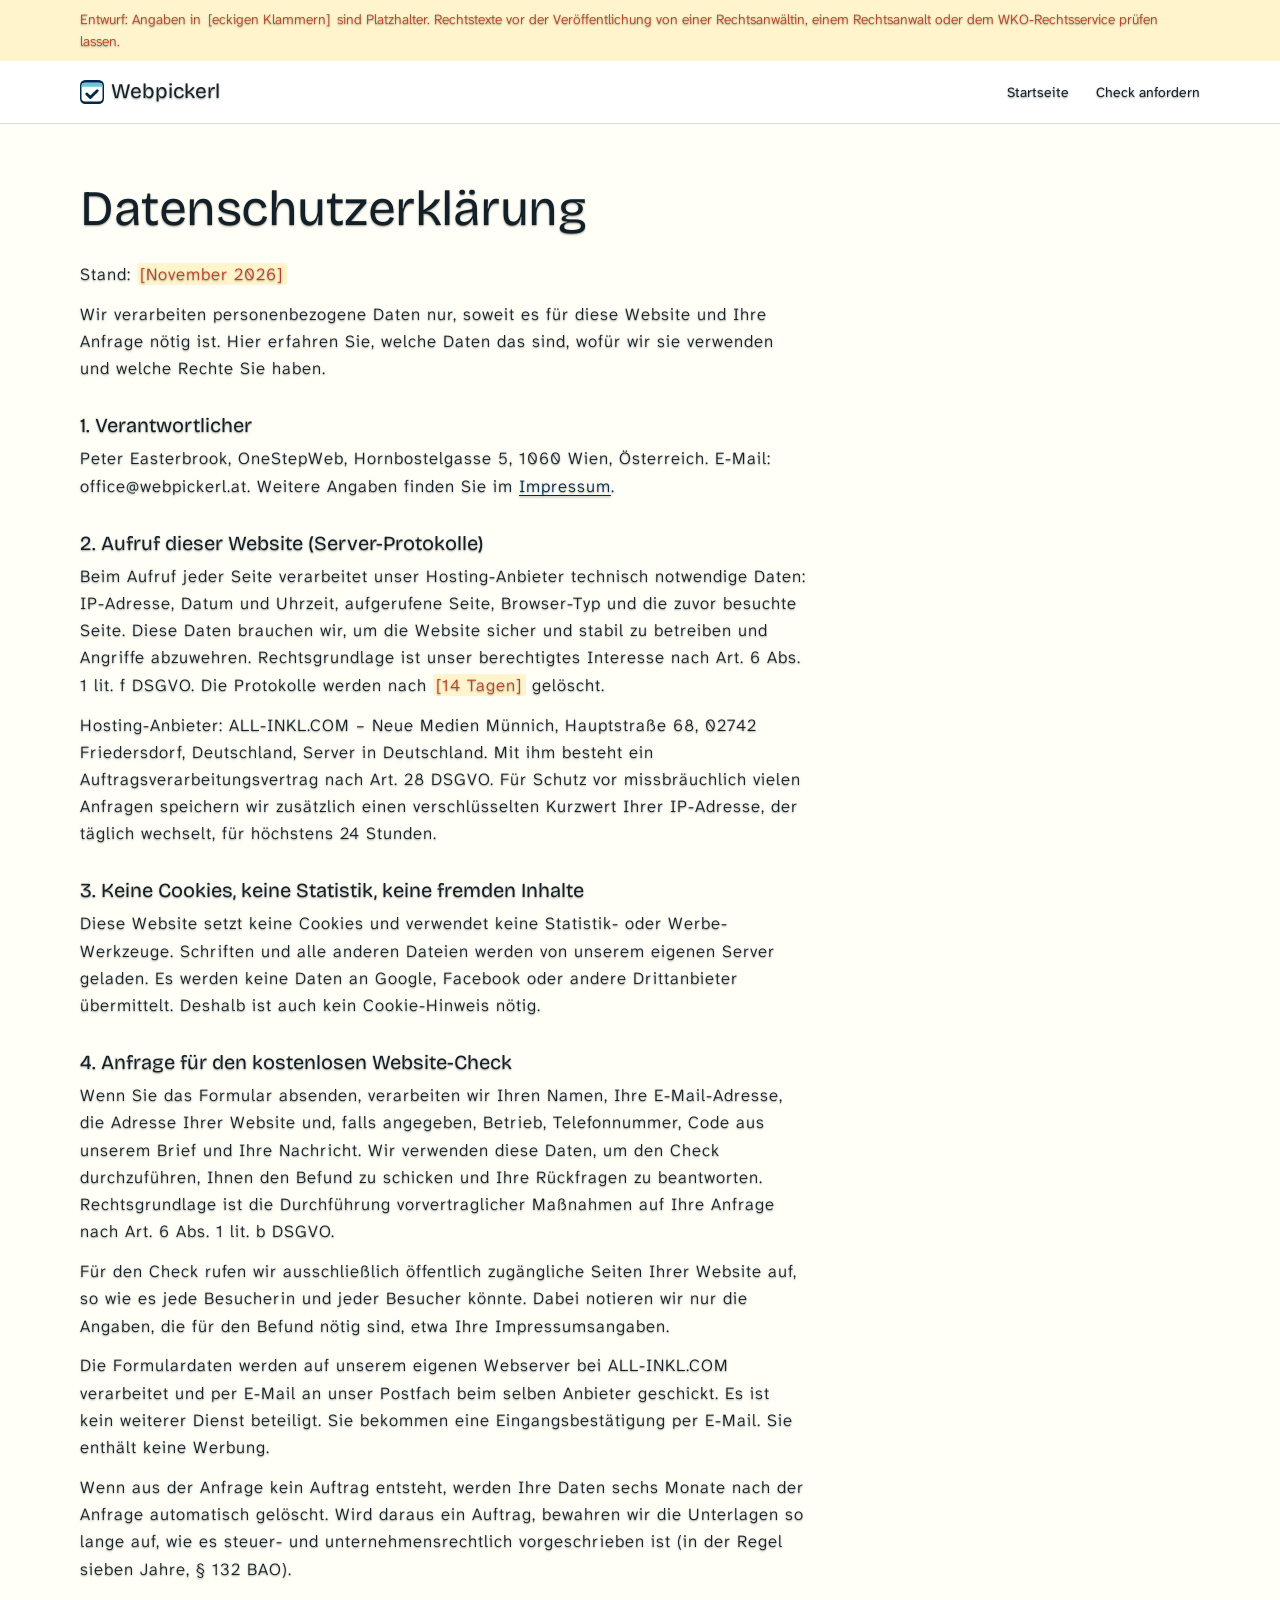
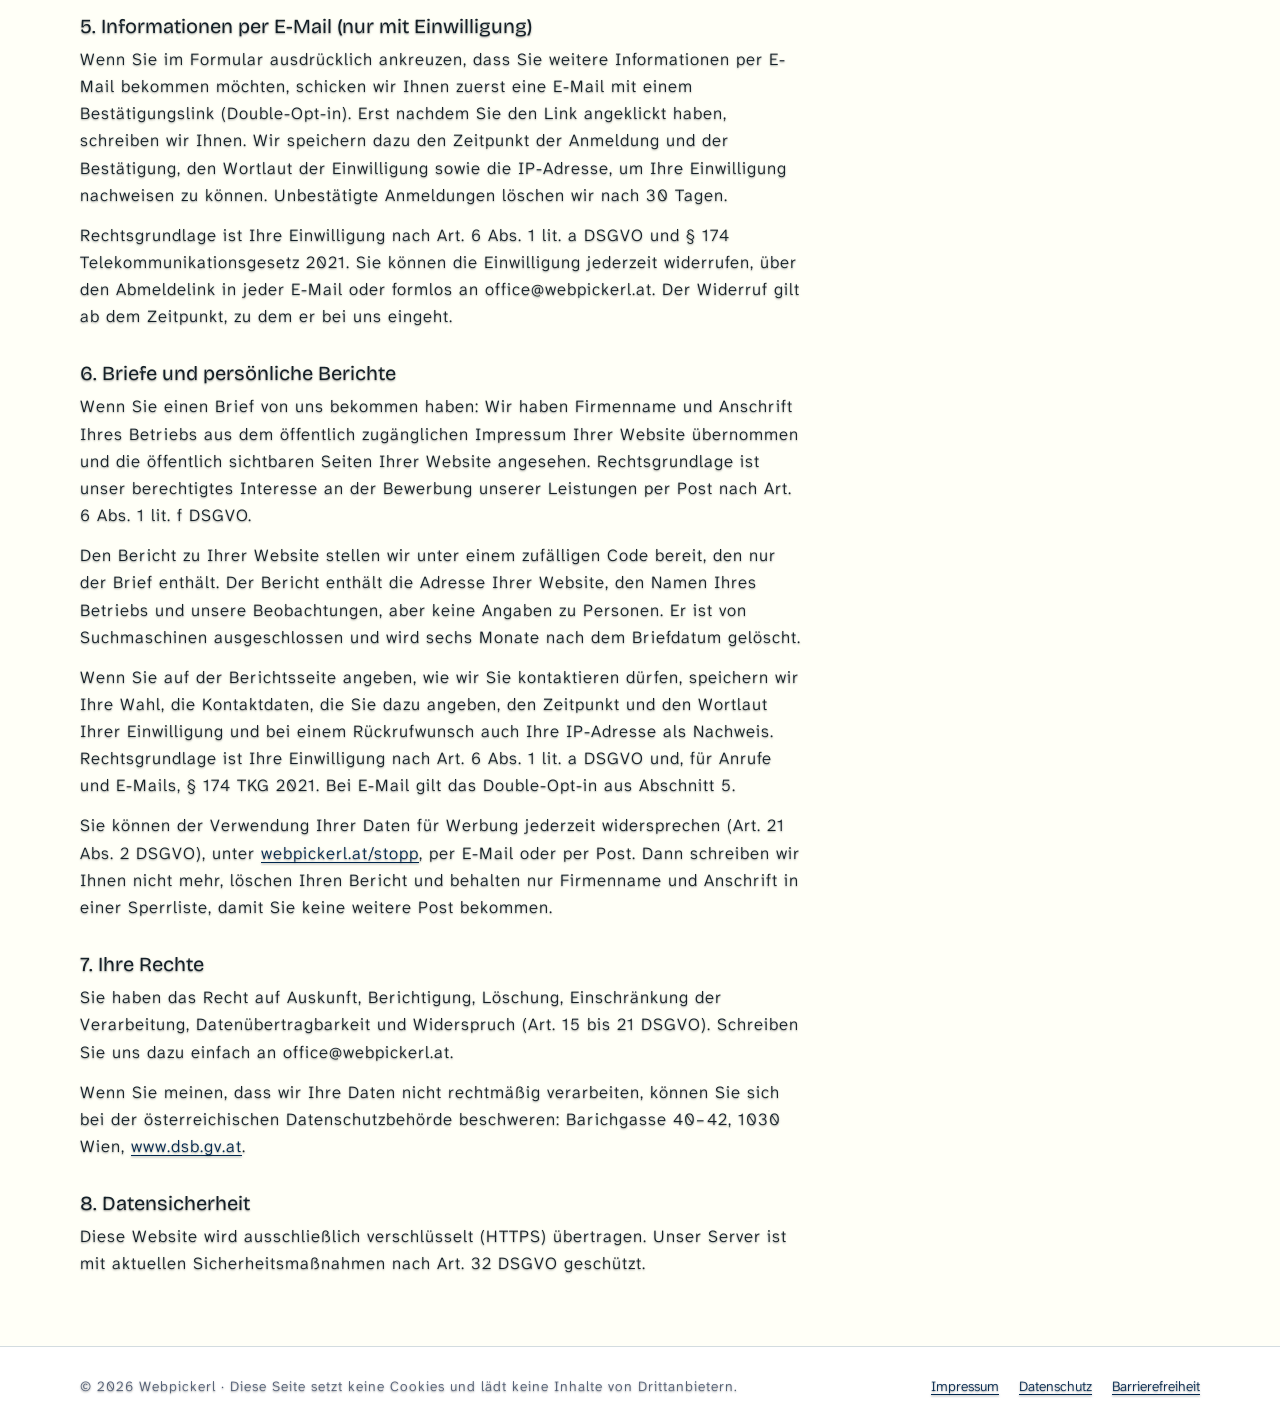
<file: datenschutz.html>
<!doctype html>
<html lang="de-AT">
<head>
<meta charset="utf-8">
<meta name="viewport" content="width=device-width, initial-scale=1, viewport-fit=cover">
<title>Datenschutzerklärung</title>
<meta name="robots" content="noindex, follow">
<meta name="color-scheme" content="light dark">
<link rel="stylesheet" href="assets/styles.css">
<link rel="icon" href="favicon.ico" sizes="32x32">
<link rel="icon" href="assets/favicon.svg" type="image/svg+xml">
<link rel="apple-touch-icon" href="assets/apple-touch-icon.png">
</head>
<body>
<a class="skip" href="#inhalt">Zum Inhalt springen</a>

<!-- ENTWURF: diesen Hinweis vor dem Livegang entfernen -->
<div class="draft" role="note"><div class="wrap">Entwurf: Angaben in <span class="ph">[eckigen Klammern]</span> sind Platzhalter. Rechtstexte vor der Veröffentlichung von einer Rechtsanwältin, einem Rechtsanwalt oder dem WKO-Rechtsservice prüfen lassen.</div></div>

<header class="site-header">
  <div class="wrap">
    <a class="brand" href="index.html"><img class="brand-mark" src="assets/favicon.svg" alt="" width="32" height="32">Webpickerl</a>
    <nav class="site-nav" aria-label="Hauptnavigation">
      <ul>
        <li><a href="index.html">Startseite</a></li>
        <li><a href="index.html#anfordern">Check anfordern</a></li>
      </ul>
    </nav>
  </div>
</header>

<main id="inhalt" class="legal">
  <div class="wrap">
    <h1>Datenschutzerklärung</h1>
    <p>Stand: <span class="ph">[November 2026]</span></p>
    <p>Wir verarbeiten personenbezogene Daten nur, soweit es für diese Website und Ihre Anfrage nötig ist. Hier erfahren Sie, welche Daten das sind, wofür wir sie verwenden und welche Rechte Sie haben.</p>

    <h2>1. Verantwortlicher</h2>
    <p>Peter Easterbrook, OneStepWeb, Hornbostelgasse 5, 1060 Wien, Österreich. E-Mail: office@webpickerl.at. Weitere Angaben finden Sie im <a href="impressum.html">Impressum</a>.</p>

    <h2>2. Aufruf dieser Website (Server-Protokolle)</h2>
    <p>Beim Aufruf jeder Seite verarbeitet unser Hosting-Anbieter technisch notwendige Daten: IP-Adresse, Datum und Uhrzeit, aufgerufene Seite, Browser-Typ und die zuvor besuchte Seite. Diese Daten brauchen wir, um die Website sicher und stabil zu betreiben und Angriffe abzuwehren. Rechtsgrundlage ist unser berechtigtes Interesse nach Art. 6 Abs. 1 lit. f DSGVO. Die Protokolle werden nach <span class="ph">[14 Tagen]</span> gelöscht.</p>
    <p>Hosting-Anbieter: ALL-INKL.COM – Neue Medien Münnich, Hauptstraße 68, 02742 Friedersdorf, Deutschland, Server in Deutschland. Mit ihm besteht ein Auftragsverarbeitungsvertrag nach Art. 28 DSGVO. Für Schutz vor missbräuchlich vielen Anfragen speichern wir zusätzlich einen verschlüsselten Kurzwert Ihrer IP-Adresse, der täglich wechselt, für höchstens 24 Stunden.</p>

    <h2>3. Keine Cookies, keine Statistik, keine fremden Inhalte</h2>
    <p>Diese Website setzt keine Cookies und verwendet keine Statistik- oder Werbe-Werkzeuge. Schriften und alle anderen Dateien werden von unserem eigenen Server geladen. Es werden keine Daten an Google, Facebook oder andere Drittanbieter übermittelt. Deshalb ist auch kein Cookie-Hinweis nötig.</p>

    <h2>4. Anfrage für den kostenlosen Website-Check</h2>
    <p>Wenn Sie das Formular absenden, verarbeiten wir Ihren Namen, Ihre E-Mail-Adresse, die Adresse Ihrer Website und, falls angegeben, Betrieb, Telefonnummer, Code aus unserem Brief und Ihre Nachricht. Wir verwenden diese Daten, um den Check durchzuführen, Ihnen den Befund zu schicken und Ihre Rückfragen zu beantworten. Rechtsgrundlage ist die Durchführung vorvertraglicher Maßnahmen auf Ihre Anfrage nach Art. 6 Abs. 1 lit. b DSGVO.</p>
    <p>Für den Check rufen wir ausschließlich öffentlich zugängliche Seiten Ihrer Website auf, so wie es jede Besucherin und jeder Besucher könnte. Dabei notieren wir nur die Angaben, die für den Befund nötig sind, etwa Ihre Impressumsangaben.</p>
    <p>Die Formulardaten werden auf unserem eigenen Webserver bei ALL-INKL.COM verarbeitet und per E-Mail an unser Postfach beim selben Anbieter geschickt. Es ist kein weiterer Dienst beteiligt. Sie bekommen eine Eingangsbestätigung per E-Mail. Sie enthält keine Werbung.</p>
    <p>Wenn aus der Anfrage kein Auftrag entsteht, werden Ihre Daten sechs Monate nach der Anfrage automatisch gelöscht. Wird daraus ein Auftrag, bewahren wir die Unterlagen so lange auf, wie es steuer- und unternehmensrechtlich vorgeschrieben ist (in der Regel sieben Jahre, § 132 BAO).</p>

    <h2>5. Informationen per E-Mail (nur mit Einwilligung)</h2>
    <p>Wenn Sie im Formular ausdrücklich ankreuzen, dass Sie weitere Informationen per E-Mail bekommen möchten, schicken wir Ihnen zuerst eine E-Mail mit einem Bestätigungslink (Double-Opt-in). Erst nachdem Sie den Link angeklickt haben, schreiben wir Ihnen. Wir speichern dazu den Zeitpunkt der Anmeldung und der Bestätigung, den Wortlaut der Einwilligung sowie die IP-Adresse, um Ihre Einwilligung nachweisen zu können. Unbestätigte Anmeldungen löschen wir nach 30 Tagen.</p>
    <p>Rechtsgrundlage ist Ihre Einwilligung nach Art. 6 Abs. 1 lit. a DSGVO und § 174 Telekommunikationsgesetz 2021. Sie können die Einwilligung jederzeit widerrufen, über den Abmeldelink in jeder E-Mail oder formlos an office@webpickerl.at. Der Widerruf gilt ab dem Zeitpunkt, zu dem er bei uns eingeht.</p>

    <h2>6. Briefe und persönliche Berichte</h2>
    <p>Wenn Sie einen Brief von uns bekommen haben: Wir haben Firmenname und Anschrift Ihres Betriebs aus dem öffentlich zugänglichen Impressum Ihrer Website übernommen und die öffentlich sichtbaren Seiten Ihrer Website angesehen. Rechtsgrundlage ist unser berechtigtes Interesse an der Bewerbung unserer Leistungen per Post nach Art. 6 Abs. 1 lit. f DSGVO.</p>
    <p>Den Bericht zu Ihrer Website stellen wir unter einem zufälligen Code bereit, den nur der Brief enthält. Der Bericht enthält die Adresse Ihrer Website, den Namen Ihres Betriebs und unsere Beobachtungen, aber keine Angaben zu Personen. Er ist von Suchmaschinen ausgeschlossen und wird sechs Monate nach dem Briefdatum gelöscht.</p>
    <p>Wenn Sie auf der Berichtsseite angeben, wie wir Sie kontaktieren dürfen, speichern wir Ihre Wahl, die Kontaktdaten, die Sie dazu angeben, den Zeitpunkt und den Wortlaut Ihrer Einwilligung und bei einem Rückrufwunsch auch Ihre IP-Adresse als Nachweis. Rechtsgrundlage ist Ihre Einwilligung nach Art. 6 Abs. 1 lit. a DSGVO und, für Anrufe und E-Mails, § 174 TKG 2021. Bei E-Mail gilt das Double-Opt-in aus Abschnitt 5.</p>
    <p>Sie können der Verwendung Ihrer Daten für Werbung jederzeit widersprechen (Art. 21 Abs. 2 DSGVO), unter <a href="/stopp">webpickerl.at/stopp</a>, per E-Mail oder per Post. Dann schreiben wir Ihnen nicht mehr, löschen Ihren Bericht und behalten nur Firmenname und Anschrift in einer Sperrliste, damit Sie keine weitere Post bekommen.</p>

    <h2>7. Ihre Rechte</h2>
    <p>Sie haben das Recht auf Auskunft, Berichtigung, Löschung, Einschränkung der Verarbeitung, Datenübertragbarkeit und Widerspruch (Art. 15 bis 21 DSGVO). Schreiben Sie uns dazu einfach an office@webpickerl.at.</p>
    <p>Wenn Sie meinen, dass wir Ihre Daten nicht rechtmäßig verarbeiten, können Sie sich bei der österreichischen Datenschutzbehörde beschweren: Barichgasse 40–42, 1030 Wien, <a href="https://www.dsb.gv.at" rel="noopener">www.dsb.gv.at</a>.</p>

    <h2>8. Datensicherheit</h2>
    <p>Diese Website wird ausschließlich verschlüsselt (HTTPS) übertragen. Unser Server ist mit aktuellen Sicherheitsmaßnahmen nach Art. 32 DSGVO geschützt.</p>
  </div>
</main>

<footer class="site-footer">
  <div class="wrap">
    <p>© <span class="year">2026</span> Webpickerl · Diese Seite setzt keine Cookies und lädt keine Inhalte von Drittanbietern.</p>
    <ul>
      <li><a href="impressum.html">Impressum</a></li>
      <li><a href="datenschutz.html" aria-current="page">Datenschutz</a></li>
      <li><a href="barrierefreiheit.html">Barrierefreiheit</a></li>
    </ul>
  </div>
</footer>
<script src="assets/main.js" defer></script>
</body>
</html>
</file>
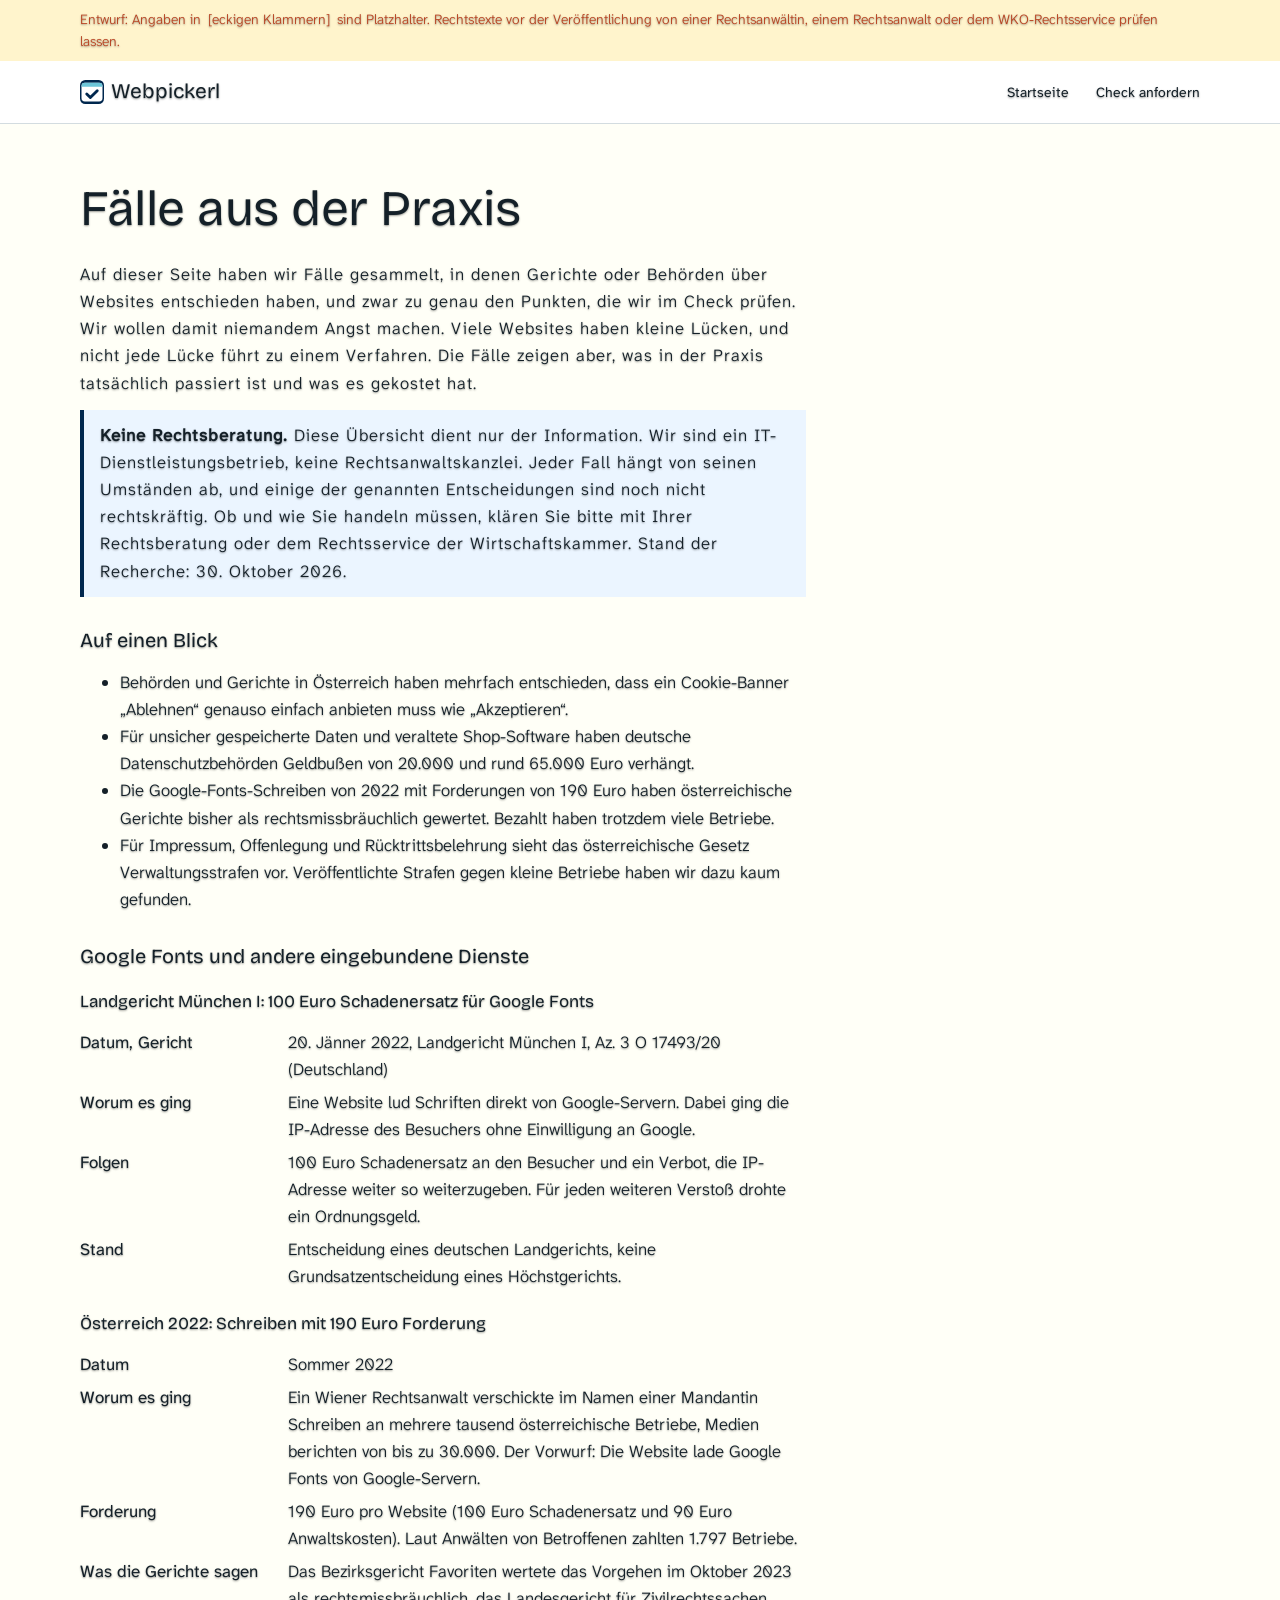
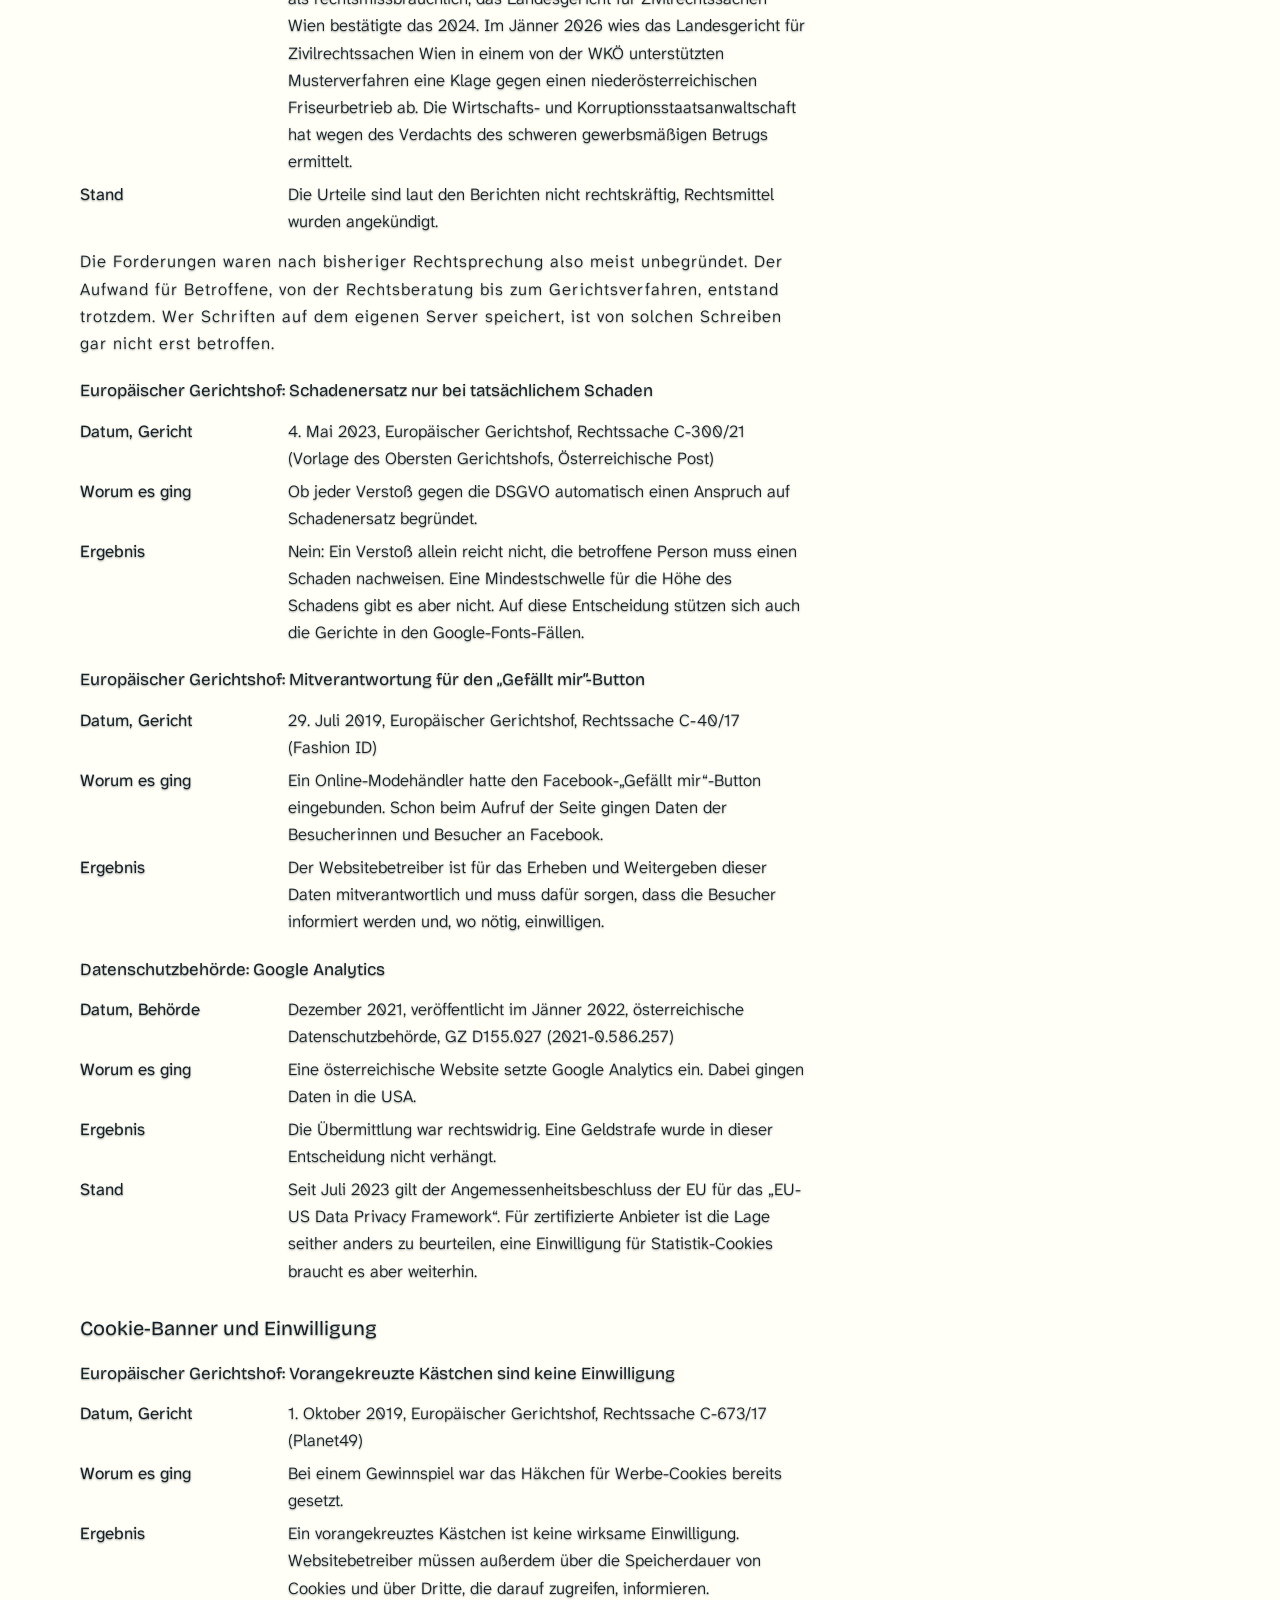
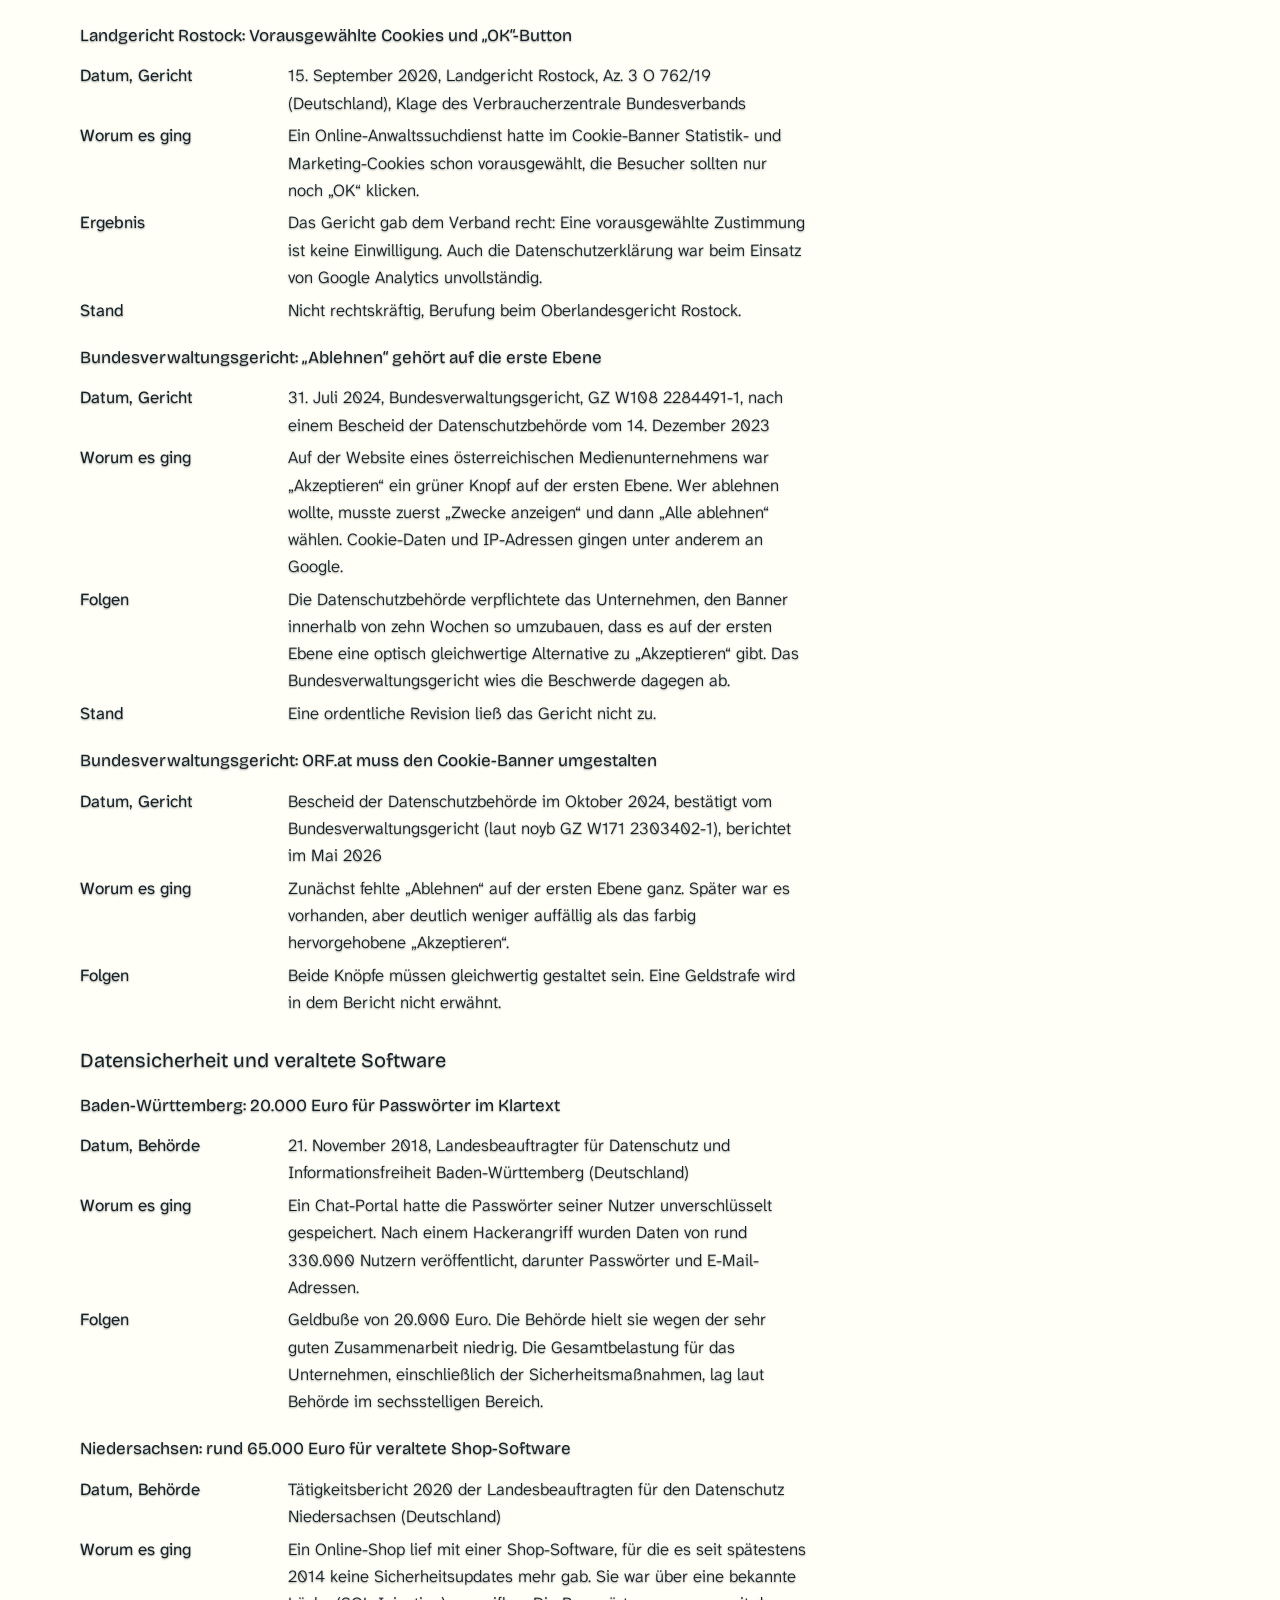
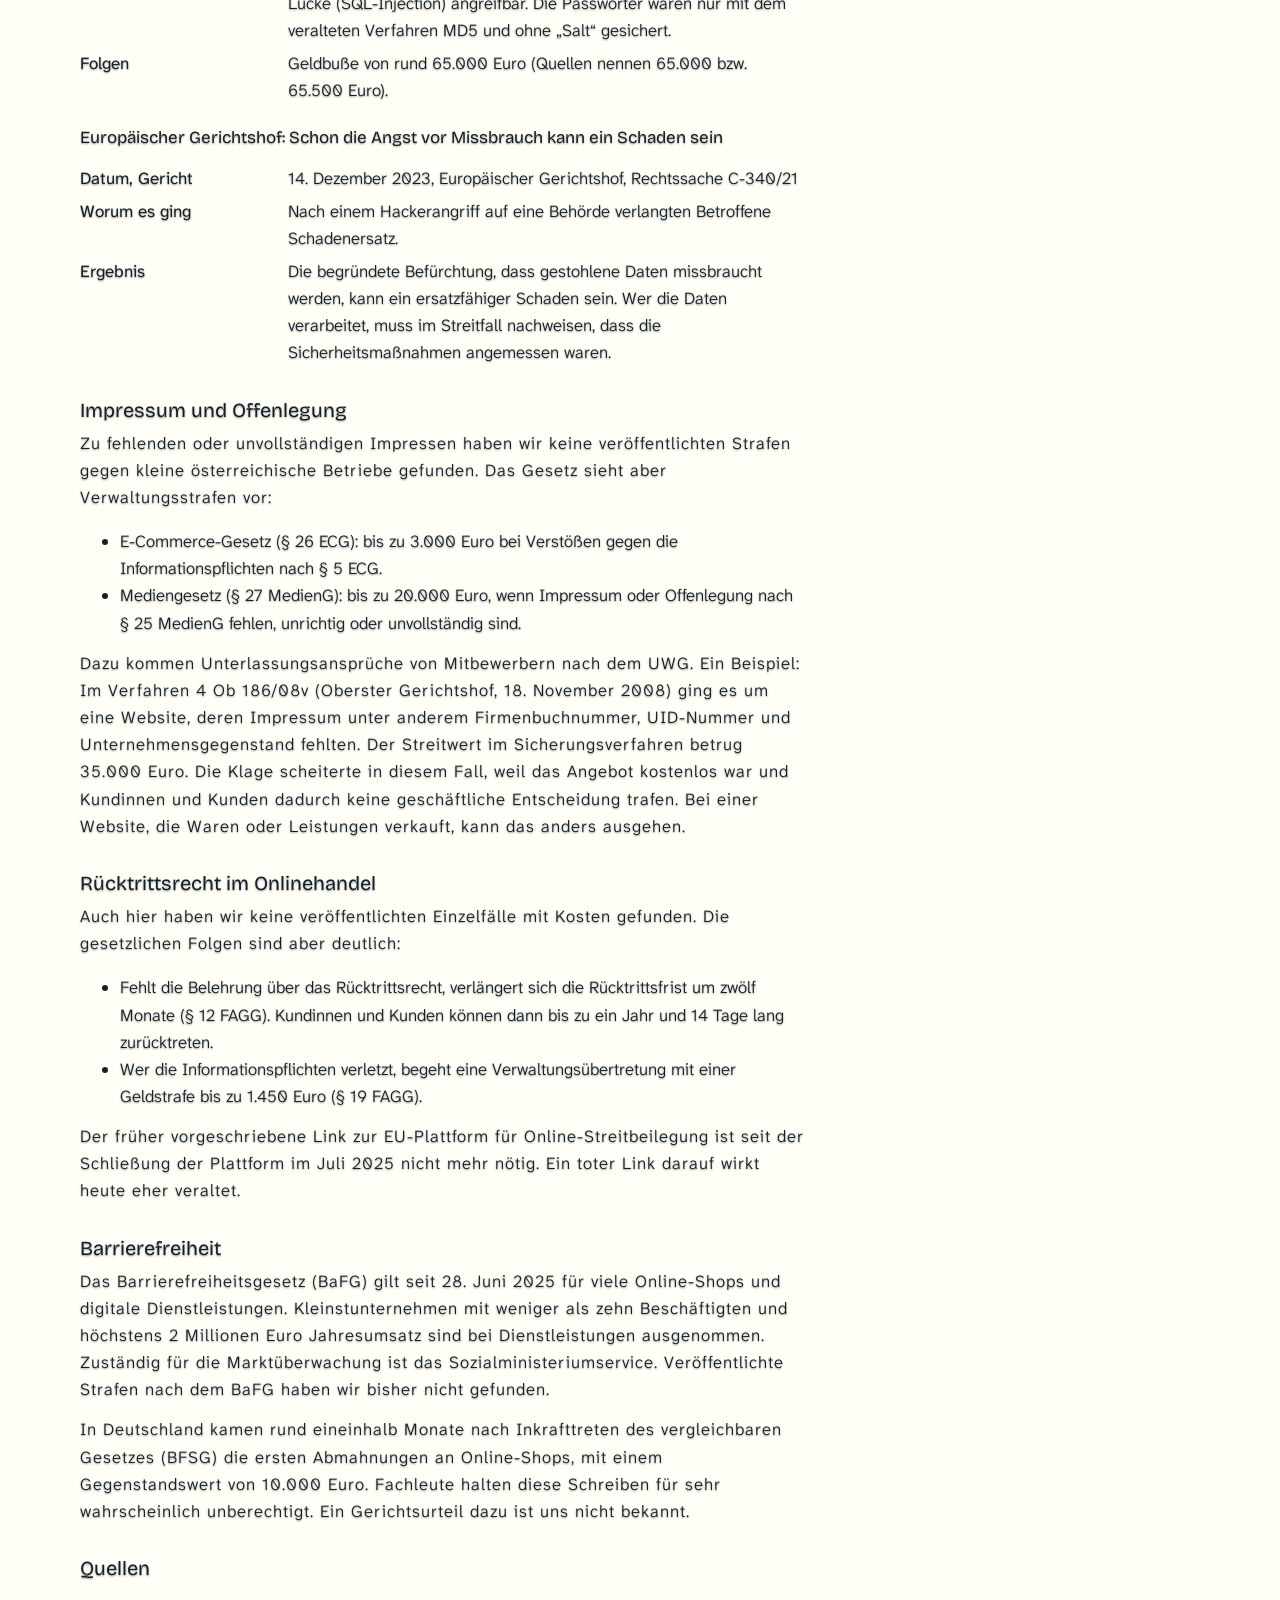
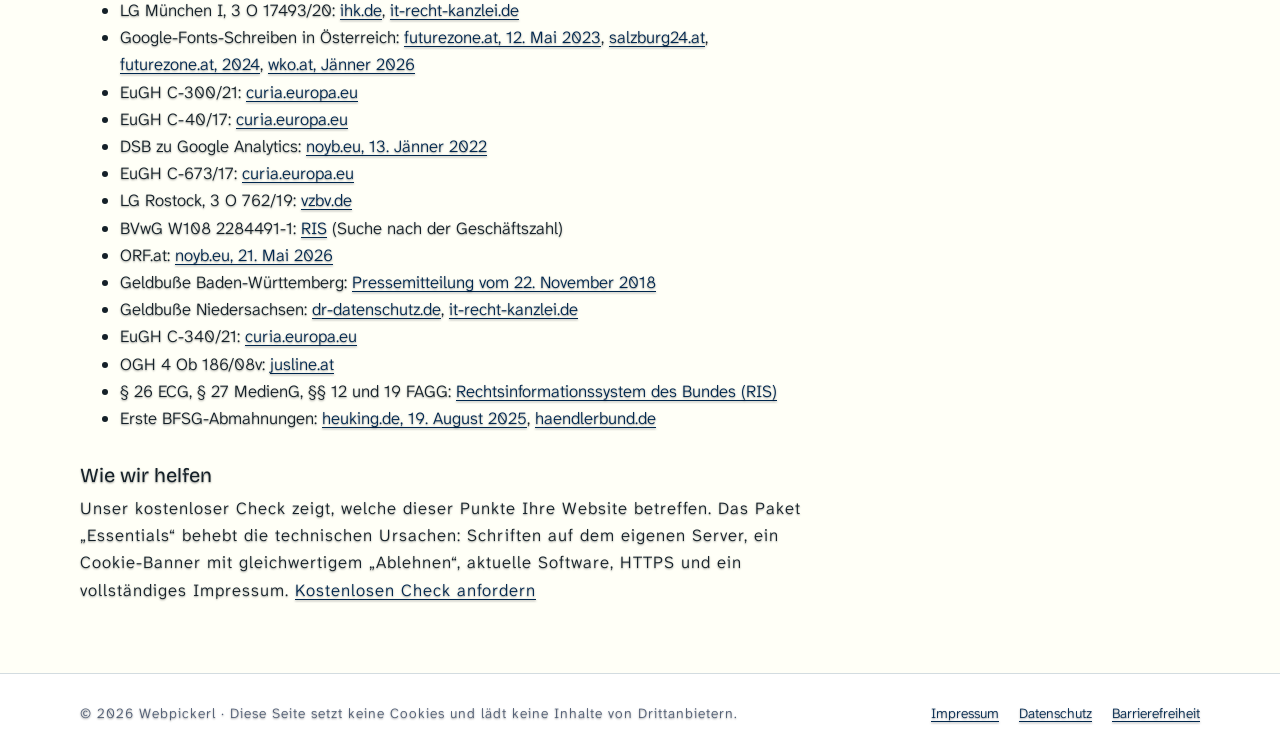
<file: faelle.html>
<!doctype html>
<html lang="de-AT">
<head>
<meta charset="utf-8">
<meta name="viewport" content="width=device-width, initial-scale=1, viewport-fit=cover">
<title>Fälle aus der Praxis</title>
<meta name="robots" content="noindex, follow">
<meta name="color-scheme" content="light dark">
<link rel="stylesheet" href="assets/styles.css">
<link rel="icon" href="favicon.ico" sizes="32x32">
<link rel="icon" href="assets/favicon.svg" type="image/svg+xml">
<link rel="apple-touch-icon" href="assets/apple-touch-icon.png">
</head>
<body>
<a class="skip" href="#inhalt">Zum Inhalt springen</a>

<!-- ENTWURF: diesen Hinweis vor dem Livegang entfernen -->
<div class="draft" role="note"><div class="wrap">Entwurf: Angaben in <span class="ph">[eckigen Klammern]</span> sind Platzhalter. Rechtstexte vor der Veröffentlichung von einer Rechtsanwältin, einem Rechtsanwalt oder dem WKO-Rechtsservice prüfen lassen.</div></div>

<header class="site-header">
  <div class="wrap">
    <a class="brand" href="index.html"><img class="brand-mark" src="assets/favicon.svg" alt="" width="32" height="32">Webpickerl</a>
    <nav class="site-nav" aria-label="Hauptnavigation">
      <ul>
        <li><a href="index.html">Startseite</a></li>
        <li><a href="index.html#anfordern">Check anfordern</a></li>
      </ul>
    </nav>
  </div>
</header>

<main id="inhalt" class="legal">
  <div class="wrap">
    <h1>Fälle aus der Praxis</h1>
    <p>Auf dieser Seite haben wir Fälle gesammelt, in denen Gerichte oder Behörden über Websites entschieden haben, und zwar zu genau den Punkten, die wir im Check prüfen. Wir wollen damit niemandem Angst machen. Viele Websites haben kleine Lücken, und nicht jede Lücke führt zu einem Verfahren. Die Fälle zeigen aber, was in der Praxis tatsächlich passiert ist und was es gekostet hat.</p>
    <p class="note-box"><strong>Keine Rechtsberatung.</strong> Diese Übersicht dient nur der Information. Wir sind ein IT-Dienstleistungsbetrieb, keine Rechtsanwaltskanzlei. Jeder Fall hängt von seinen Umständen ab, und einige der genannten Entscheidungen sind noch nicht rechtskräftig. Ob und wie Sie handeln müssen, klären Sie bitte mit Ihrer Rechtsberatung oder dem Rechtsservice der Wirtschaftskammer. Stand der Recherche: 30. Oktober 2026.</p>

    <h2>Auf einen Blick</h2>
    <ul>
      <li>Behörden und Gerichte in Österreich haben mehrfach entschieden, dass ein Cookie-Banner „Ablehnen“ genauso einfach anbieten muss wie „Akzeptieren“.</li>
      <li>Für unsicher gespeicherte Daten und veraltete Shop-Software haben deutsche Datenschutzbehörden Geldbußen von 20.000 und rund 65.000 Euro verhängt.</li>
      <li>Die Google-Fonts-Schreiben von 2022 mit Forderungen von 190 Euro haben österreichische Gerichte bisher als rechtsmissbräuchlich gewertet. Bezahlt haben trotzdem viele Betriebe.</li>
      <li>Für Impressum, Offenlegung und Rücktrittsbelehrung sieht das österreichische Gesetz Verwaltungsstrafen vor. Veröffentlichte Strafen gegen kleine Betriebe haben wir dazu kaum gefunden.</li>
    </ul>

    <h2>Google Fonts und andere eingebundene Dienste</h2>

    <h3>Landgericht München I: 100 Euro Schadenersatz für Google Fonts</h3>
    <dl>
      <dt>Datum, Gericht</dt><dd>20. Jänner 2022, Landgericht München I, Az. 3 O 17493/20 (Deutschland)</dd>
      <dt>Worum es ging</dt><dd>Eine Website lud Schriften direkt von Google-Servern. Dabei ging die IP-Adresse des Besuchers ohne Einwilligung an Google.</dd>
      <dt>Folgen</dt><dd>100 Euro Schadenersatz an den Besucher und ein Verbot, die IP-Adresse weiter so weiterzugeben. Für jeden weiteren Verstoß drohte ein Ordnungsgeld.</dd>
      <dt>Stand</dt><dd>Entscheidung eines deutschen Landgerichts, keine Grundsatzentscheidung eines Höchstgerichts.</dd>
    </dl>

    <h3>Österreich 2022: Schreiben mit 190 Euro Forderung</h3>
    <dl>
      <dt>Datum</dt><dd>Sommer 2022</dd>
      <dt>Worum es ging</dt><dd>Ein Wiener Rechtsanwalt verschickte im Namen einer Mandantin Schreiben an mehrere tausend österreichische Betriebe, Medien berichten von bis zu 30.000. Der Vorwurf: Die Website lade Google Fonts von Google-Servern.</dd>
      <dt>Forderung</dt><dd>190 Euro pro Website (100 Euro Schadenersatz und 90 Euro Anwaltskosten). Laut Anwälten von Betroffenen zahlten 1.797 Betriebe.</dd>
      <dt>Was die Gerichte sagen</dt><dd>Das Bezirksgericht Favoriten wertete das Vorgehen im Oktober 2023 als rechtsmissbräuchlich, das Landesgericht für Zivilrechtssachen Wien bestätigte das 2024. Im Jänner 2026 wies das Landesgericht für Zivilrechtssachen Wien in einem von der WKÖ unterstützten Musterverfahren eine Klage gegen einen niederösterreichischen Friseurbetrieb ab. Die Wirtschafts- und Korruptionsstaatsanwaltschaft hat wegen des Verdachts des schweren gewerbsmäßigen Betrugs ermittelt.</dd>
      <dt>Stand</dt><dd>Die Urteile sind laut den Berichten nicht rechtskräftig, Rechtsmittel wurden angekündigt.</dd>
    </dl>
    <p>Die Forderungen waren nach bisheriger Rechtsprechung also meist unbegründet. Der Aufwand für Betroffene, von der Rechtsberatung bis zum Gerichtsverfahren, entstand trotzdem. Wer Schriften auf dem eigenen Server speichert, ist von solchen Schreiben gar nicht erst betroffen.</p>

    <h3>Europäischer Gerichtshof: Schadenersatz nur bei tatsächlichem Schaden</h3>
    <dl>
      <dt>Datum, Gericht</dt><dd>4. Mai 2023, Europäischer Gerichtshof, Rechtssache C-300/21 (Vorlage des Obersten Gerichtshofs, Österreichische Post)</dd>
      <dt>Worum es ging</dt><dd>Ob jeder Verstoß gegen die DSGVO automatisch einen Anspruch auf Schadenersatz begründet.</dd>
      <dt>Ergebnis</dt><dd>Nein: Ein Verstoß allein reicht nicht, die betroffene Person muss einen Schaden nachweisen. Eine Mindestschwelle für die Höhe des Schadens gibt es aber nicht. Auf diese Entscheidung stützen sich auch die Gerichte in den Google-Fonts-Fällen.</dd>
    </dl>

    <h3>Europäischer Gerichtshof: Mitverantwortung für den „Gefällt mir“-Button</h3>
    <dl>
      <dt>Datum, Gericht</dt><dd>29. Juli 2019, Europäischer Gerichtshof, Rechtssache C-40/17 (Fashion ID)</dd>
      <dt>Worum es ging</dt><dd>Ein Online-Modehändler hatte den Facebook-„Gefällt mir“-Button eingebunden. Schon beim Aufruf der Seite gingen Daten der Besucherinnen und Besucher an Facebook.</dd>
      <dt>Ergebnis</dt><dd>Der Websitebetreiber ist für das Erheben und Weitergeben dieser Daten mitverantwortlich und muss dafür sorgen, dass die Besucher informiert werden und, wo nötig, einwilligen.</dd>
    </dl>

    <h3>Datenschutzbehörde: Google Analytics</h3>
    <dl>
      <dt>Datum, Behörde</dt><dd>Dezember 2021, veröffentlicht im Jänner 2022, österreichische Datenschutzbehörde, GZ D155.027 (2021-0.586.257)</dd>
      <dt>Worum es ging</dt><dd>Eine österreichische Website setzte Google Analytics ein. Dabei gingen Daten in die USA.</dd>
      <dt>Ergebnis</dt><dd>Die Übermittlung war rechtswidrig. Eine Geldstrafe wurde in dieser Entscheidung nicht verhängt.</dd>
      <dt>Stand</dt><dd>Seit Juli 2023 gilt der Angemessenheitsbeschluss der EU für das „EU-US Data Privacy Framework“. Für zertifizierte Anbieter ist die Lage seither anders zu beurteilen, eine Einwilligung für Statistik-Cookies braucht es aber weiterhin.</dd>
    </dl>

    <h2>Cookie-Banner und Einwilligung</h2>

    <h3>Europäischer Gerichtshof: Vorangekreuzte Kästchen sind keine Einwilligung</h3>
    <dl>
      <dt>Datum, Gericht</dt><dd>1. Oktober 2019, Europäischer Gerichtshof, Rechtssache C-673/17 (Planet49)</dd>
      <dt>Worum es ging</dt><dd>Bei einem Gewinnspiel war das Häkchen für Werbe-Cookies bereits gesetzt.</dd>
      <dt>Ergebnis</dt><dd>Ein vorangekreuztes Kästchen ist keine wirksame Einwilligung. Websitebetreiber müssen außerdem über die Speicherdauer von Cookies und über Dritte, die darauf zugreifen, informieren.</dd>
    </dl>

    <h3>Landgericht Rostock: Vorausgewählte Cookies und „OK“-Button</h3>
    <dl>
      <dt>Datum, Gericht</dt><dd>15. September 2020, Landgericht Rostock, Az. 3 O 762/19 (Deutschland), Klage des Verbraucherzentrale Bundesverbands</dd>
      <dt>Worum es ging</dt><dd>Ein Online-Anwaltssuchdienst hatte im Cookie-Banner Statistik- und Marketing-Cookies schon vorausgewählt, die Besucher sollten nur noch „OK“ klicken.</dd>
      <dt>Ergebnis</dt><dd>Das Gericht gab dem Verband recht: Eine vorausgewählte Zustimmung ist keine Einwilligung. Auch die Datenschutzerklärung war beim Einsatz von Google Analytics unvollständig.</dd>
      <dt>Stand</dt><dd>Nicht rechtskräftig, Berufung beim Oberlandesgericht Rostock.</dd>
    </dl>

    <h3>Bundesverwaltungsgericht: „Ablehnen“ gehört auf die erste Ebene</h3>
    <dl>
      <dt>Datum, Gericht</dt><dd>31. Juli 2024, Bundesverwaltungsgericht, GZ W108 2284491-1, nach einem Bescheid der Datenschutzbehörde vom 14. Dezember 2023</dd>
      <dt>Worum es ging</dt><dd>Auf der Website eines österreichischen Medienunternehmens war „Akzeptieren“ ein grüner Knopf auf der ersten Ebene. Wer ablehnen wollte, musste zuerst „Zwecke anzeigen“ und dann „Alle ablehnen“ wählen. Cookie-Daten und IP-Adressen gingen unter anderem an Google.</dd>
      <dt>Folgen</dt><dd>Die Datenschutzbehörde verpflichtete das Unternehmen, den Banner innerhalb von zehn Wochen so umzubauen, dass es auf der ersten Ebene eine optisch gleichwertige Alternative zu „Akzeptieren“ gibt. Das Bundesverwaltungsgericht wies die Beschwerde dagegen ab.</dd>
      <dt>Stand</dt><dd>Eine ordentliche Revision ließ das Gericht nicht zu.</dd>
    </dl>

    <h3>Bundesverwaltungsgericht: ORF.at muss den Cookie-Banner umgestalten</h3>
    <dl>
      <dt>Datum, Gericht</dt><dd>Bescheid der Datenschutzbehörde im Oktober 2024, bestätigt vom Bundesverwaltungsgericht (laut noyb GZ W171 2303402-1), berichtet im Mai 2026</dd>
      <dt>Worum es ging</dt><dd>Zunächst fehlte „Ablehnen“ auf der ersten Ebene ganz. Später war es vorhanden, aber deutlich weniger auffällig als das farbig hervorgehobene „Akzeptieren“.</dd>
      <dt>Folgen</dt><dd>Beide Knöpfe müssen gleichwertig gestaltet sein. Eine Geldstrafe wird in dem Bericht nicht erwähnt.</dd>
    </dl>

    <h2>Datensicherheit und veraltete Software</h2>

    <h3>Baden-Württemberg: 20.000 Euro für Passwörter im Klartext</h3>
    <dl>
      <dt>Datum, Behörde</dt><dd>21. November 2018, Landesbeauftragter für Datenschutz und Informationsfreiheit Baden-Württemberg (Deutschland)</dd>
      <dt>Worum es ging</dt><dd>Ein Chat-Portal hatte die Passwörter seiner Nutzer unverschlüsselt gespeichert. Nach einem Hackerangriff wurden Daten von rund 330.000 Nutzern veröffentlicht, darunter Passwörter und E-Mail-Adressen.</dd>
      <dt>Folgen</dt><dd>Geldbuße von 20.000 Euro. Die Behörde hielt sie wegen der sehr guten Zusammenarbeit niedrig. Die Gesamtbelastung für das Unternehmen, einschließlich der Sicherheitsmaßnahmen, lag laut Behörde im sechsstelligen Bereich.</dd>
    </dl>

    <h3>Niedersachsen: rund 65.000 Euro für veraltete Shop-Software</h3>
    <dl>
      <dt>Datum, Behörde</dt><dd>Tätigkeitsbericht 2020 der Landesbeauftragten für den Datenschutz Niedersachsen (Deutschland)</dd>
      <dt>Worum es ging</dt><dd>Ein Online-Shop lief mit einer Shop-Software, für die es seit spätestens 2014 keine Sicherheitsupdates mehr gab. Sie war über eine bekannte Lücke (SQL-Injection) angreifbar. Die Passwörter waren nur mit dem veralteten Verfahren MD5 und ohne „Salt“ gesichert.</dd>
      <dt>Folgen</dt><dd>Geldbuße von rund 65.000 Euro (Quellen nennen 65.000 bzw. 65.500 Euro).</dd>
    </dl>

    <h3>Europäischer Gerichtshof: Schon die Angst vor Missbrauch kann ein Schaden sein</h3>
    <dl>
      <dt>Datum, Gericht</dt><dd>14. Dezember 2023, Europäischer Gerichtshof, Rechtssache C-340/21</dd>
      <dt>Worum es ging</dt><dd>Nach einem Hackerangriff auf eine Behörde verlangten Betroffene Schadenersatz.</dd>
      <dt>Ergebnis</dt><dd>Die begründete Befürchtung, dass gestohlene Daten missbraucht werden, kann ein ersatzfähiger Schaden sein. Wer die Daten verarbeitet, muss im Streitfall nachweisen, dass die Sicherheitsmaßnahmen angemessen waren.</dd>
    </dl>

    <h2>Impressum und Offenlegung</h2>
    <p>Zu fehlenden oder unvollständigen Impressen haben wir keine veröffentlichten Strafen gegen kleine österreichische Betriebe gefunden. Das Gesetz sieht aber Verwaltungsstrafen vor:</p>
    <ul>
      <li>E-Commerce-Gesetz (§ 26 ECG): bis zu 3.000 Euro bei Verstößen gegen die Informationspflichten nach § 5 ECG.</li>
      <li>Mediengesetz (§ 27 MedienG): bis zu 20.000 Euro, wenn Impressum oder Offenlegung nach § 25 MedienG fehlen, unrichtig oder unvollständig sind.</li>
    </ul>
    <p>Dazu kommen Unterlassungsansprüche von Mitbewerbern nach dem UWG. Ein Beispiel: Im Verfahren 4 Ob 186/08v (Oberster Gerichtshof, 18. November 2008) ging es um eine Website, deren Impressum unter anderem Firmenbuchnummer, UID-Nummer und Unternehmensgegenstand fehlten. Der Streitwert im Sicherungsverfahren betrug 35.000 Euro. Die Klage scheiterte in diesem Fall, weil das Angebot kostenlos war und Kundinnen und Kunden dadurch keine geschäftliche Entscheidung trafen. Bei einer Website, die Waren oder Leistungen verkauft, kann das anders ausgehen.</p>

    <h2>Rücktrittsrecht im Onlinehandel</h2>
    <p>Auch hier haben wir keine veröffentlichten Einzelfälle mit Kosten gefunden. Die gesetzlichen Folgen sind aber deutlich:</p>
    <ul>
      <li>Fehlt die Belehrung über das Rücktrittsrecht, verlängert sich die Rücktrittsfrist um zwölf Monate (§ 12 FAGG). Kundinnen und Kunden können dann bis zu ein Jahr und 14 Tage lang zurücktreten.</li>
      <li>Wer die Informationspflichten verletzt, begeht eine Verwaltungsübertretung mit einer Geldstrafe bis zu 1.450 Euro (§ 19 FAGG).</li>
    </ul>
    <p>Der früher vorgeschriebene Link zur EU-Plattform für Online-Streitbeilegung ist seit der Schließung der Plattform im Juli 2025 nicht mehr nötig. Ein toter Link darauf wirkt heute eher veraltet.</p>

    <h2>Barrierefreiheit</h2>
    <p>Das Barrierefreiheitsgesetz (BaFG) gilt seit 28. Juni 2025 für viele Online-Shops und digitale Dienstleistungen. Kleinstunternehmen mit weniger als zehn Beschäftigten und höchstens 2 Millionen Euro Jahresumsatz sind bei Dienstleistungen ausgenommen. Zuständig für die Marktüberwachung ist das Sozialministeriumservice. Veröffentlichte Strafen nach dem BaFG haben wir bisher nicht gefunden.</p>
    <p>In Deutschland kamen rund eineinhalb Monate nach Inkrafttreten des vergleichbaren Gesetzes (BFSG) die ersten Abmahnungen an Online-Shops, mit einem Gegenstandswert von 10.000 Euro. Fachleute halten diese Schreiben für sehr wahrscheinlich unberechtigt. Ein Gerichtsurteil dazu ist uns nicht bekannt.</p>

    <h2>Quellen</h2>
    <ul class="sources">
      <li>LG München I, 3 O 17493/20: <a href="https://www.ihk.de/bergische/recht-und-steuern/wettbewerbsrecht/google-fonts-5646176" rel="noopener">ihk.de</a>, <a href="https://www.it-recht-kanzlei.de/lg-muenchen-I-webfonts-einwilligung-schadensersatz.html" rel="noopener">it-recht-kanzlei.de</a></li>
      <li>Google-Fonts-Schreiben in Österreich: <a href="https://futurezone.at/netzpolitik/google-fonts-1797-personen-190-euro-hohenecker/402447339" rel="noopener">futurezone.at, 12. Mai 2023</a>, <a href="https://www.salzburg24.at/news/oesterreich/google-fonts-abmahnungen-als-missbraeuchlich-eingestuft-art-270041" rel="noopener">salzburg24.at</a>, <a href="https://futurezone.at/netzpolitik/google-fonts-abmahnungen-klage-gerichtsurteil-missbraeuchlich-berufungsgericht/402911253" rel="noopener">futurezone.at, 2024</a>, <a href="https://www.wko.at/ktn/handel/google-fonts-musterverfahren-wko-setzt-klares-signal-gegen-a" rel="noopener">wko.at, Jänner 2026</a></li>
      <li>EuGH C-300/21: <a href="https://curia.europa.eu/juris/liste.jsf?num=C-300/21" rel="noopener">curia.europa.eu</a></li>
      <li>EuGH C-40/17: <a href="https://curia.europa.eu/juris/liste.jsf?num=C-40/17" rel="noopener">curia.europa.eu</a></li>
      <li>DSB zu Google Analytics: <a href="https://noyb.eu/en/austrian-dsb-eu-us-data-transfers-google-analytics-illegal" rel="noopener">noyb.eu, 13. Jänner 2022</a></li>
      <li>EuGH C-673/17: <a href="https://curia.europa.eu/juris/liste.jsf?num=C-673/17" rel="noopener">curia.europa.eu</a></li>
      <li>LG Rostock, 3 O 762/19: <a href="https://www.vzbv.de/urteile/tracking-cookies-nur-mit-einwilligung-erlaubt" rel="noopener">vzbv.de</a></li>
      <li>BVwG W108 2284491-1: <a href="https://www.ris.bka.gv.at/" rel="noopener">RIS</a> (Suche nach der Geschäftszahl)</li>
      <li>ORF.at: <a href="https://noyb.eu/en/noyb-success-orfat-must-correct-misleading-cookie-banner" rel="noopener">noyb.eu, 21. Mai 2026</a></li>
      <li>Geldbuße Baden-Württemberg: <a href="https://www.baden-wuerttemberg.datenschutz.de/wp-content/uploads/2018/11/LfDI-Baden-W%C3%BCrttemberg-verh%C3%A4ngt-sein-erstes-Bu%C3%9Fgeld-in-Deutschland-nach-der-DS-GVO.pdf" rel="noopener">Pressemitteilung vom 22. November 2018</a></li>
      <li>Geldbuße Niedersachsen: <a href="https://www.dr-datenschutz.de/veraltete-software-nicht-nur-gefaehrlich-sondern-auch-teuer/" rel="noopener">dr-datenschutz.de</a>, <a href="https://www.it-recht-kanzlei.de/dsgvo-bussgeld-alte-software-online-shop.html" rel="noopener">it-recht-kanzlei.de</a></li>
      <li>EuGH C-340/21: <a href="https://curia.europa.eu/juris/liste.jsf?num=C-340/21" rel="noopener">curia.europa.eu</a></li>
      <li>OGH 4 Ob 186/08v: <a href="https://www.jusline.at/entscheidung/274431" rel="noopener">jusline.at</a></li>
      <li>§ 26 ECG, § 27 MedienG, §§ 12 und 19 FAGG: <a href="https://www.ris.bka.gv.at/" rel="noopener">Rechtsinformationssystem des Bundes (RIS)</a></li>
      <li>Erste BFSG-Abmahnungen: <a href="https://www.heuking.de/de/news-events/newsletter-fachbeitraege/artikel/das-barrierefreiheitsstaerkungsgesetz-bfsg-teil-2-die-ersten-bfsg-abmahnungen-im-e-commerce.html" rel="noopener">heuking.de, 19. August 2025</a>, <a href="https://www.haendlerbund.de/de/news/aktuelles/abmahnwelle-bfsg" rel="noopener">haendlerbund.de</a></li>
    </ul>

    <h2>Wie wir helfen</h2>
    <p>Unser kostenloser Check zeigt, welche dieser Punkte Ihre Website betreffen. Das Paket „Essentials“ behebt die technischen Ursachen: Schriften auf dem eigenen Server, ein Cookie-Banner mit gleichwertigem „Ablehnen“, aktuelle Software, HTTPS und ein vollständiges Impressum. <a href="index.html#anfordern">Kostenlosen Check anfordern</a></p>
  </div>
</main>

<footer class="site-footer">
  <div class="wrap">
    <p>© <span class="year">2026</span> Webpickerl · Diese Seite setzt keine Cookies und lädt keine Inhalte von Drittanbietern.</p>
    <ul>
      <li><a href="impressum.html">Impressum</a></li>
      <li><a href="datenschutz.html">Datenschutz</a></li>
      <li><a href="barrierefreiheit.html">Barrierefreiheit</a></li>
    </ul>
  </div>
</footer>
<script src="assets/main.js" defer></script>
</body>
</html>
</file>
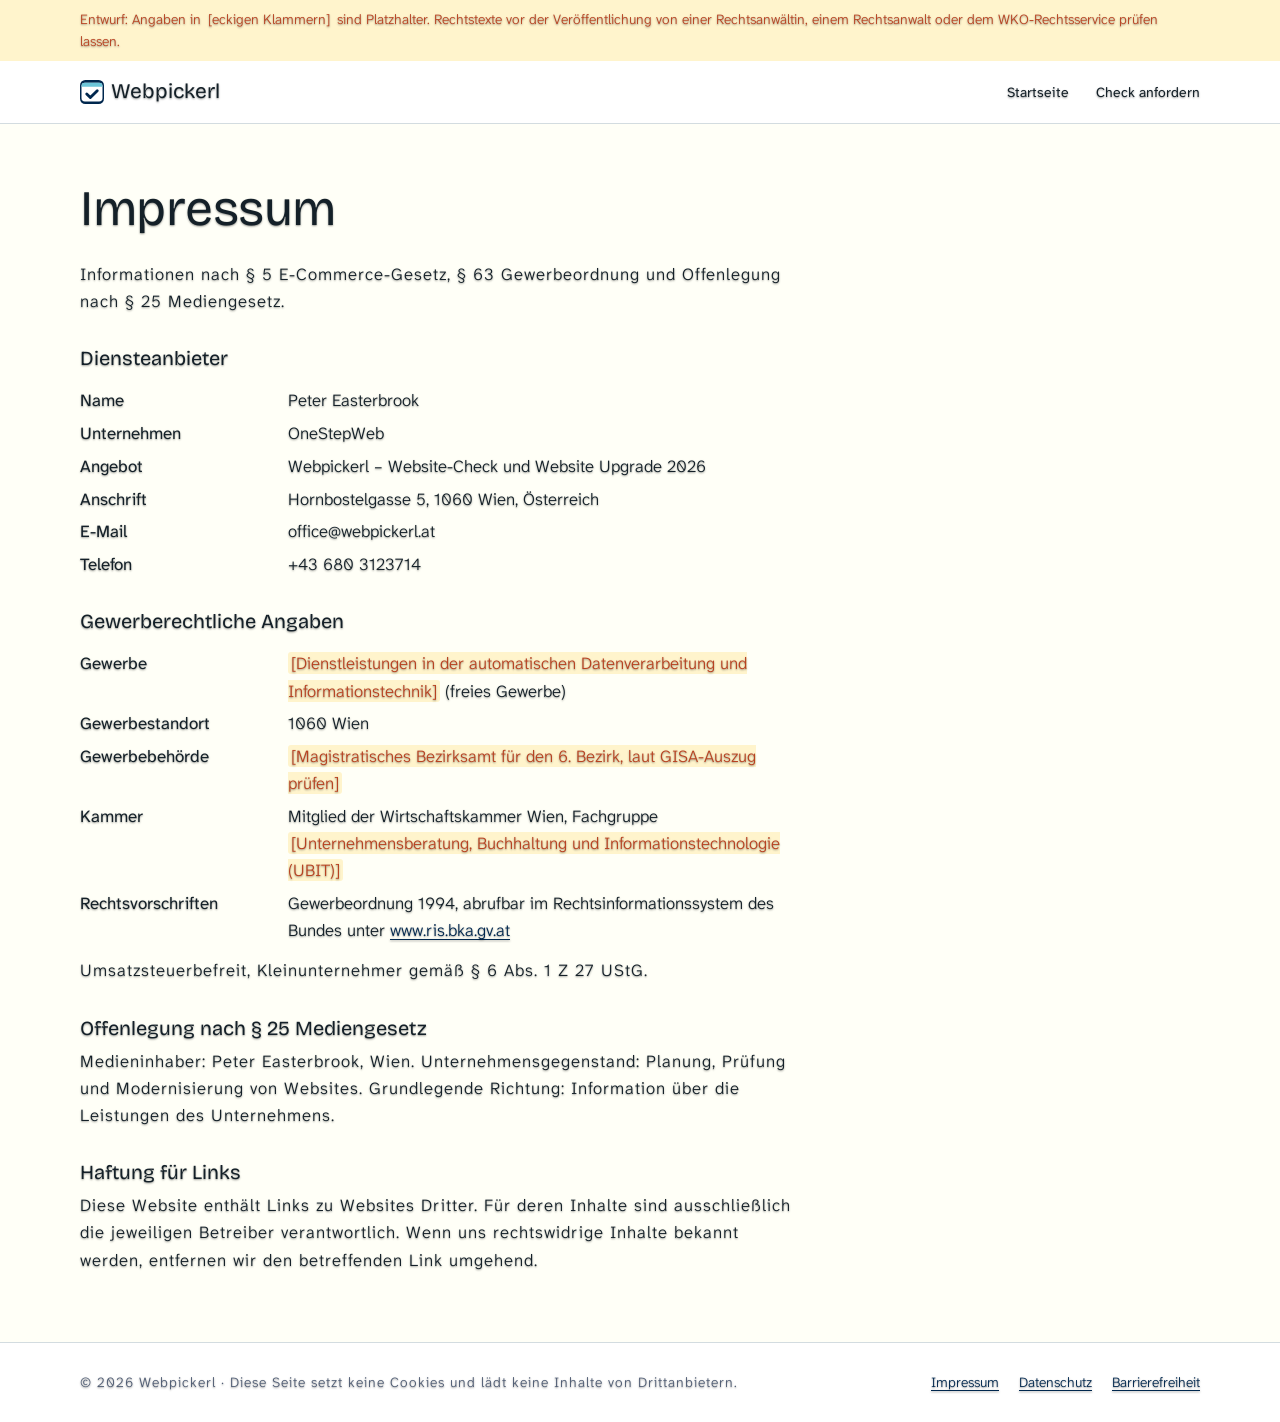
<file: impressum.html>
<!doctype html>
<html lang="de-AT">
<head>
<meta charset="utf-8">
<meta name="viewport" content="width=device-width, initial-scale=1, viewport-fit=cover">
<title>Impressum</title>
<meta name="robots" content="noindex, follow">
<meta name="color-scheme" content="light dark">
<link rel="stylesheet" href="assets/styles.css">
<link rel="icon" href="favicon.ico" sizes="32x32">
<link rel="icon" href="assets/favicon.svg" type="image/svg+xml">
<link rel="apple-touch-icon" href="assets/apple-touch-icon.png">
</head>
<body>
<a class="skip" href="#inhalt">Zum Inhalt springen</a>

<!-- ENTWURF: diesen Hinweis vor dem Livegang entfernen -->
<div class="draft" role="note"><div class="wrap">Entwurf: Angaben in <span class="ph">[eckigen Klammern]</span> sind Platzhalter. Rechtstexte vor der Veröffentlichung von einer Rechtsanwältin, einem Rechtsanwalt oder dem WKO-Rechtsservice prüfen lassen.</div></div>

<header class="site-header">
  <div class="wrap">
    <a class="brand" href="index.html"><img class="brand-mark" src="assets/favicon.svg" alt="" width="32" height="32">Webpickerl</a>
    <nav class="site-nav" aria-label="Hauptnavigation">
      <ul>
        <li><a href="index.html">Startseite</a></li>
        <li><a href="index.html#anfordern">Check anfordern</a></li>
      </ul>
    </nav>
  </div>
</header>

<main id="inhalt" class="legal">
  <div class="wrap">
    <h1>Impressum</h1>
    <!-- Vorlage für ein Einzelunternehmen ohne Firmenbuch-Eintrag (WKO-Musterimpressum).
         Bei e.U. oder GmbH: Firmenbuchnummer und Firmenbuchgericht ergänzen (UGB § 14), Gewerbestandort entfällt. -->
    <p>Informationen nach § 5 E-Commerce-Gesetz, § 63 Gewerbeordnung und Offenlegung nach § 25 Mediengesetz.</p>

    <h2>Diensteanbieter</h2>
    <dl>
      <dt>Name</dt><dd>Peter Easterbrook</dd>
      <dt>Unternehmen</dt><dd>OneStepWeb</dd>
      <dt>Angebot</dt><dd>Webpickerl – Website-Check und Website Upgrade 2026</dd>
      <dt>Anschrift</dt><dd>Hornbostelgasse 5, 1060 Wien, Österreich</dd>
      <dt>E-Mail</dt><dd>office@webpickerl.at</dd>
      <dt>Telefon</dt><dd>+43 680 3123714</dd>
          </dl>

    <h2>Gewerberechtliche Angaben</h2>
    <dl>
      <dt>Gewerbe</dt><dd><span class="ph">[Dienstleistungen in der automatischen Datenverarbeitung und Informationstechnik]</span> (freies Gewerbe)</dd>
      <dt>Gewerbestandort</dt><dd>1060 Wien</dd>
      <dt>Gewerbebehörde</dt><dd><span class="ph">[Magistratisches Bezirksamt für den 6. Bezirk, laut GISA-Auszug prüfen]</span></dd>
      <dt>Kammer</dt><dd>Mitglied der Wirtschaftskammer Wien, Fachgruppe <span class="ph">[Unternehmensberatung, Buchhaltung und Informationstechnologie (UBIT)]</span></dd>
      <dt>Rechtsvorschriften</dt><dd>Gewerbeordnung 1994, abrufbar im Rechtsinformationssystem des Bundes unter <a href="https://www.ris.bka.gv.at" rel="noopener">www.ris.bka.gv.at</a></dd>
    </dl>
    <p>Umsatzsteuerbefreit, Kleinunternehmer gemäß § 6 Abs. 1 Z 27 UStG.</p>

    <h2>Offenlegung nach § 25 Mediengesetz</h2>
    <p>Medieninhaber: Peter Easterbrook, Wien. Unternehmensgegenstand: Planung, Prüfung und Modernisierung von Websites. Grundlegende Richtung: Information über die Leistungen des Unternehmens.</p>

    <h2>Haftung für Links</h2>
    <p>Diese Website enthält Links zu Websites Dritter. Für deren Inhalte sind ausschließlich die jeweiligen Betreiber verantwortlich. Wenn uns rechtswidrige Inhalte bekannt werden, entfernen wir den betreffenden Link umgehend.</p>
  </div>
</main>

<footer class="site-footer">
  <div class="wrap">
    <p>© <span class="year">2026</span> Webpickerl · Diese Seite setzt keine Cookies und lädt keine Inhalte von Drittanbietern.</p>
    <ul>
      <li><a href="impressum.html" aria-current="page">Impressum</a></li>
      <li><a href="datenschutz.html">Datenschutz</a></li>
      <li><a href="barrierefreiheit.html">Barrierefreiheit</a></li>
    </ul>
  </div>
</footer>
<script src="assets/main.js" defer></script>
</body>
</html>
</file>
<file: assets/styles.css>
/* Website-Check landing page
   Layout: one reading column with a two-column hero (pitch + sample "Ampel" report),
   sections separated by space and a single rule, the form as the one boxed object. */

@font-face {
  font-family: 'Atkinson Hyperlegible Next';
  src: url('fonts/atkinson-hyperlegible-next-latin-300-normal.woff2')
    format('woff2');
  font-weight: 300;
  font-style: normal;
  font-display: swap;
}
@font-face {
  font-family: 'Atkinson Hyperlegible Next';
  src: url('fonts/atkinson-hyperlegible-next-latin-300-italic.woff2')
    format('woff2');
  font-weight: 300;
  font-style: italic;
  font-display: swap;
}
@font-face {
  font-family: 'Atkinson Hyperlegible Next';
  src: url('fonts/atkinson-hyperlegible-next-latin-400-normal.woff2')
    format('woff2');
  font-weight: 400;
  font-style: normal;
  font-display: swap;
}
@font-face {
  font-family: 'Bricolage Grotesque';
  src: url('fonts/bricolage-grotesque-latin-400-normal.woff2') format('woff2');
  font-weight: 400;
  font-style: normal;
  font-display: swap;
}

:root {
  --bg: #fffff7;
  --surface: #ffffff;
  --ink: #142028;
  --muted: #4f5c73;
  --line: #d3dce0;
  --accent: #00274e;
  --accent-ink: #ffffff;
  --accent-soft: #ebf5ff;
  --accent-hover: #004489;
  --nav-hover-bg: #c4e1ff;
  --ok: #0a7a2a;
  --warn: #c2410c;
  --warn-dot: #f6a800;
  --bad: #e10600;
  --focus: #f6a800;
  --draft-bg: #fff4cc;
  --draft-ink: #b84221;

  --font-display: 'Bricolage Grotesque', 'Segoe UI', system-ui, sans-serif;
  --font-body:
    'Atkinson Hyperlegible Next', 'Segoe UI', system-ui, -apple-system,
    sans-serif;
  --font-mono:
    ui-monospace, 'Cascadia Mono', Consolas, 'DejaVu Sans Mono', monospace;

  --step--1: 0.875rem;
  --step-0: 1.0625rem;
  --step-1: 1.25rem;
  --step-2: 1.6rem;
  --step-3: clamp(2rem, 1.4rem + 2.6vw, 3.1rem);

  --text-tracking: 1px;
  --text-shadow: 0px 1px 2px rgba(0, 0, 0, 0.4);

  --radius: 6px;
  --measure: 66ch;
  --wrap: 72rem;
}
@media (prefers-color-scheme: dark) {
  :root:not([data-theme='light']) {
    --bg: #0f171c;
    --surface: #16222a;
    --ink: #eaeffc;
    --muted: #d0d5de;
    --line: #2b3b44;
    --accent: #6cc6d9;
    --accent-ink: #0b1a20;
    --accent-soft: #00274e;
    --accent-hover: #8cdce5;
    --nav-hover-bg: #00274e;
    --ok: #08ff08;
    --warn: #f6a800;
    --warn-dot: #f6a800;
    --bad: #ff8a80;
    --focus: #f6a800;
    --draft-bg: #3a3010;
    --draft-ink: #ffe28a;
    color-scheme: dark;
  }
}
:root[data-theme='dark'] {
  --bg: #0f171c;
  --surface: #16222a;
  --ink: #eaeffc;
  --muted: #d0d5de;
  --line: #2b3b44;
  --accent: #6cc6d9;
  --accent-ink: #0b1a20;
  --accent-soft: #00274e;
  --accent-hover: #8cdce5;
  --nav-hover-bg: #00274e;
  --ok: #08ff08;
  --warn: #f6a800;
  --warn-dot: #f6a800;
  --bad: #ff8a80;
  --focus: #f6a800;
  --draft-bg: #3a3010;
  --draft-ink: #ffe28a;
  color-scheme: dark;
}

*,
*::before,
*::after {
  box-sizing: border-box;
}
html {
  -webkit-text-size-adjust: 100%;
}
body {
  margin: 0;
  background: var(--bg);
  color: var(--ink);
  font-family: var(--font-body);
  font-size: var(--step-0);
  font-weight: 300;
  line-height: 1.6;
  text-shadow: var(--text-shadow);
}
img,
svg {
  max-width: 100%;
}
a {
  color: var(--accent);
  text-underline-offset: 0.18em;
}
a:hover {
  text-decoration-thickness: 2px;
}
:focus-visible {
  outline: 3px solid var(--focus);
  outline-offset: 2px;
  border-radius: 2px;
}
h1,
h2,
h3 {
  font-family: var(--font-display);
  line-height: 1.15;
  text-wrap: balance;
  /* long German compounds ("Datenschutzerklärung") must not overflow at 320px */
  overflow-wrap: break-word;
  hyphens: auto;
  margin: 0;
}
h1 {
  font-size: var(--step-3);
  font-weight: 400;
  letter-spacing: -0.01em;
}
h2 {
  font-size: var(--step-2);
  font-weight: 400;
}
h3 {
  font-size: var(--step-1);
  font-weight: 400;
}
p {
  margin: 0;
  letter-spacing: var(--text-tracking);
}

.wrap {
  max-width: var(--wrap);
  margin-inline: auto;
  padding-left: max(16px, env(safe-area-inset-left, 0px));
  padding-right: max(16px, env(safe-area-inset-right, 0px));
}

.skip {
  position: absolute;
  left: 8px;
  top: -100px;
  z-index: 20;
  background: var(--accent);
  color: var(--accent-ink);
  padding: 0.6rem 1rem;
  border-radius: var(--radius);
}
.skip:focus {
  top: 8px;
}

.draft {
  background: var(--draft-bg);
  color: var(--draft-ink);
  font-size: var(--step--1);
}
.draft .wrap {
  padding-block: 0.5rem;
}
.ph {
  background: var(--draft-bg);
  color: var(--draft-ink);
  padding: 0 0.2em;
  border-radius: 3px;
}

/* Header */
.site-header {
  border-bottom: 1px solid var(--line);
  background: var(--surface);
}
.site-header .wrap {
  display: flex;
  flex-wrap: wrap;
  align-items: center;
  justify-content: space-between;
  gap: 0.75rem 1.5rem;
  padding-block: 0.9rem;
}
.brand {
  font-family: var(--font-display);
  font-weight: 400;
  font-size: 1.3rem;
  color: var(--ink);
  text-decoration: none;
  display: inline-flex;
  align-items: center;
  gap: 0.33em;
}
/* Same proportions as assets/logo.svg: tile height = cap height / 0.5625 */
.brand-mark {
  width: 1.17em;
  height: 1.17em;
  display: block;
}
/* Links carry their own padding for the hover pill; the negative margin
   keeps the text aligned with the page edges. */
.site-nav ul {
  list-style: none;
  margin: 0 -0.6rem;
  padding: 0;
  display: flex;
  flex-wrap: wrap;
  gap: 0.25rem 0.5rem;
}
.site-nav a {
  display: block;
  padding: 0.3rem 0.6rem;
  border-radius: 999px;
  color: var(--ink);
  text-decoration: none;
  font-weight: 400;
  font-size: var(--step--1);
  transition:
    color 0.2s ease,
    background-color 0.2s ease;
}
.site-nav a:hover {
  color: var(--accent-hover);
  background: var(--nav-hover-bg);
}

/* Buttons */
.btn {
  display: inline-flex;
  align-items: center;
  justify-content: center;
  gap: 0.5rem;
  min-height: 48px;
  padding: 0.7rem 1.3rem;
  background: var(--accent);
  color: var(--accent-ink);
  border: 2px solid var(--accent);
  border-radius: var(--radius);
  font: 400 var(--step-0)/1.2 var(--font-body);
  text-decoration: none;
  cursor: pointer;
  transition:
    background-color 0.2s ease,
    border-color 0.2s ease,
    color 0.2s ease,
    box-shadow 0.2s ease,
    transform 0.2s ease;
}
.btn:hover {
  background: var(--accent-hover);
  border-color: var(--accent-hover);
  text-decoration: none;
  transform: translateY(-1px);
  box-shadow: 0 4px 12px rgba(0, 0, 0, 0.18);
}
.btn:active {
  transform: translateY(0);
  box-shadow: none;
}
.btn-ghost {
  background: transparent;
  color: var(--accent);
}
.btn-ghost:hover {
  background: var(--accent-soft);
  border-color: var(--accent);
}

/* Sections */
main section {
  padding-block: clamp(2.5rem, 6vw, 4.5rem);
}
main section + section {
  border-top: 1px solid var(--line);
}
.eyebrow {
  font-size: var(--step--1);
  font-weight: 400;
  letter-spacing: 0.08em;
  text-transform: uppercase;
  color: var(--accent);
}
.section-head {
  display: grid;
  gap: 0.6rem;
  max-width: var(--measure);
  margin-bottom: 2rem;
}
.lead {
  font-size: var(--step-1);
  color: var(--muted);
  max-width: var(--measure);
}

/* Hero */
.hero .wrap {
  display: grid;
  gap: 2.5rem;
  grid-template-columns: minmax(0, 1.1fr) minmax(0, 0.9fr);
  align-items: start;
}
.hero-text {
  display: grid;
  gap: 1.25rem;
  min-width: 0;
}
.hero-actions {
  display: flex;
  flex-wrap: wrap;
  gap: 0.75rem;
  align-items: center;
}
.hero-facts {
  list-style: none;
  padding: 0;
  margin: 0;
  display: grid;
  gap: 0.35rem;
  color: var(--muted);
}
.hero-facts li::before {
  content: '✓';
  color: var(--ok);
  font-weight: 400;
  margin-right: 0.5rem;
}

/* Sample report */
.report {
  background: var(--surface);
  border: 1px solid var(--line);
  border-radius: var(--radius);
  box-shadow: 0 10px 30px -18px rgba(10, 40, 50, 0.45);
  min-width: 0;
}
.report-head {
  padding: 1rem 1.1rem 0.8rem;
  border-bottom: 1px solid var(--line);
  display: grid;
  gap: 0.15rem;
}
.report-head .tag {
  justify-self: start;
  font-size: 0.75rem;
  font-weight: 400;
  letter-spacing: 0.08em;
  text-transform: uppercase;
  background: var(--accent-soft);
  color: var(--ink);
  padding: 0.1rem 0.5rem;
  border-radius: 3px;
}
.report-head .url {
  font-family: var(--font-mono);
  font-size: var(--step--1);
  overflow-wrap: anywhere;
}
.report-head .date {
  font-size: 0.8rem;
  color: var(--muted);
}
.report ul {
  list-style: none;
  margin: 0;
  padding: 0.3rem 0;
}
.report li {
  display: grid;
  grid-template-columns: 1.1rem minmax(0, 1fr) auto;
  gap: 0.6rem;
  align-items: baseline;
  padding: 0.5rem 1.1rem;
  font-size: var(--step--1);
}
.report li + li {
  border-top: 1px dashed var(--line);
}
.report .area {
  font-weight: 400;
  overflow-wrap: anywhere;
  hyphens: auto;
}
.report .finding {
  display: block;
  color: var(--muted);
  font-weight: 300;
}
.report .verdict {
  font-size: 0.78rem;
  font-weight: 400;
  white-space: nowrap;
}
.dot {
  width: 0.8rem;
  height: 0.8rem;
  display: inline-block;
  align-self: center;
}
.dot.bad {
  background: var(--bad);
  border-radius: 2px;
}
.dot.warn {
  background: var(--warn-dot);
  clip-path: polygon(50% 0, 100% 100%, 0 100%);
}
.dot.ok {
  background: var(--ok);
  border-radius: 50%;
}
.verdict.bad {
  color: var(--bad);
}
.verdict.warn {
  color: var(--warn);
}
.verdict.ok {
  color: var(--ok);
}
/* Report "runs" a check on load: each row's light and verdict switch on in turn.
   The base styles are the finished state, so without animation nothing is hidden. */
.report-head {
  position: relative;
}
.report-head::after {
  content: '';
  position: absolute;
  left: 0;
  bottom: -1px;
  height: 2px;
  width: 100%;
  background: var(--accent);
  transform-origin: left;
  transform: scaleX(0);
  animation: scan-progress 3.2s ease-in-out 0.3s both;
}
.report li {
  animation: scan-row 0.5s ease-out both;
}
.report li .dot {
  animation: scan-dot 0.35s cubic-bezier(0.3, 1.6, 0.6, 1) both;
}
.report li .verdict {
  animation: scan-fade 0.3s ease-out both;
}
.report li:nth-child(1) { --scan: 0.4s; }
.report li:nth-child(2) { --scan: 0.75s; }
.report li:nth-child(3) { --scan: 1.1s; }
.report li:nth-child(4) { --scan: 1.45s; }
.report li:nth-child(5) { --scan: 1.8s; }
.report li:nth-child(6) { --scan: 2.15s; }
.report li:nth-child(7) { --scan: 2.5s; }
.report li:nth-child(8) { --scan: 2.85s; }
.report li {
  animation-delay: var(--scan, 0s);
}
.report li .dot {
  animation-delay: calc(var(--scan, 0s) + 0.2s);
}
.report li .verdict {
  animation-delay: calc(var(--scan, 0s) + 0.3s);
}
@keyframes scan-progress {
  0% { transform: scaleX(0); opacity: 1; }
  90% { transform: scaleX(1); opacity: 1; }
  100% { transform: scaleX(1); opacity: 0; }
}
@keyframes scan-row {
  40% { background: var(--accent-soft); }
}
@keyframes scan-dot {
  from { transform: scale(0); opacity: 0; }
}
@keyframes scan-fade {
  from { opacity: 0; transform: translateX(-0.3rem); }
}

.report-foot {
  padding: 0.7rem 1.1rem 1rem;
  border-top: 1px solid var(--line);
  font-size: 0.8rem;
  color: var(--muted);
}

/* Letter note */
.letter {
  background: var(--accent-soft);
}
main section.letter + section,
main section + section.letter {
  border-top: 0;
}
.letter .wrap {
  display: grid;
  grid-template-columns: minmax(0, 1fr) minmax(0, 1fr);
  gap: 1.25rem 2.5rem;
  align-items: center;
  padding-block: 1.8rem;
}
.letter-title {
  font-size: var(--step-1);
  margin-bottom: 0.3rem;
}
.code-form {
  display: grid;
  gap: 0.35rem;
}
.code-row {
  display: flex;
  flex-wrap: wrap;
  gap: 0.6rem;
}
.code-row input {
  flex: 1 1 12rem;
  width: auto;
  font-family: var(--font-mono);
  font-weight: 400;
  letter-spacing: 0.1em;
  text-transform: uppercase;
  border-style: dashed;
  background: var(--surface);
}

/* Report page */
.report-page {
  padding-block: clamp(2rem, 5vw, 3.5rem);
}
.report-meta {
  font-family: var(--font-mono);
  font-size: var(--step--1);
  color: var(--muted);
}
.findings {
  list-style: none;
  padding: 0;
  margin: 0 0 2.5rem;
  display: grid;
  gap: 2rem;
  max-width: var(--measure);
}
.finding-item {
  display: grid;
  gap: 0.5rem;
  padding-top: 1.5rem;
  border-top: 1px solid var(--line);
}
.finding-area {
  display: flex;
  align-items: center;
  gap: 0.5rem;
  font-size: var(--step--1);
  font-weight: 400;
  color: var(--muted);
}
.finding-letter {
  border-left: 3px solid var(--line);
  padding-left: 0.9rem;
  font-style: italic;
}
.finding-item h3 {
  font-size: var(--step-0);
  font-family: var(--font-body);
  margin-top: 0.4rem;
}
.recommend {
  background: var(--accent-soft);
  border-radius: var(--radius);
  padding: 1.25rem 1.4rem;
  display: grid;
  gap: 0.5rem;
  max-width: var(--measure);
}
main section.letter {
  padding-block: 0;
}

/* Check areas */
.areas {
  display: grid;
  grid-template-columns: repeat(3, minmax(0, 1fr));
  gap: 2rem 2.25rem;
  list-style: none;
  padding: 0;
  margin: 0;
}
.areas li {
  display: grid;
  gap: 0.45rem;
  align-content: start;
  min-width: 0;
}
.areas .basis {
  font-family: var(--font-mono);
  font-size: 0.8rem;
  color: var(--muted);
  letter-spacing: 1px;
}

/* PHP alert */
.alert {
  display: grid;
  grid-template-columns: minmax(0, 1fr) minmax(0, 1fr);
  gap: 2rem;
  align-items: start;
}
.alert .cve {
  font-family: var(--font-mono);
  font-size: var(--step--1);
  color: var(--bad);
  font-weight: 400;
}
.alert dl {
  margin: 0;
  display: grid;
  grid-template-columns: auto minmax(0, 1fr);
  gap: 0.5rem 1rem;
  font-size: var(--step--1);
}
.alert dt {
  font-family: var(--font-mono);
  font-weight: 400;
}
.alert dd {
  margin: 0;
  color: var(--muted);
}
.alert dt,
.alert dd {
  overflow-wrap: anywhere;
  hyphens: auto;
}
.countdown {
  display: inline-block;
  margin-left: 0.3em;
  padding: 0 0.45em;
  border-radius: 3px;
  background: var(--bad);
  color: var(--surface);
  font-variant-numeric: tabular-nums;
  text-shadow: none;
}
.countdown[hidden] {
  display: none;
}

/* Steps */
.steps {
  list-style: none;
  counter-reset: s;
  padding: 0;
  margin: 0;
  display: grid;
  grid-template-columns: repeat(4, minmax(0, 1fr));
  gap: 1.5rem;
}
.steps li {
  counter-increment: s;
  display: grid;
  gap: 0.4rem;
  align-content: start;
  min-width: 0;
}
.steps li::before {
  content: counter(s);
  font-family: var(--font-display);
  font-weight: 400;
  font-size: 1.1rem;
  width: 2.2rem;
  height: 2.2rem;
  display: grid;
  place-items: center;
  border: 2px solid var(--accent);
  color: var(--accent);
  border-radius: 50%;
}

/* Tiers */
.tiers {
  display: grid;
  grid-template-columns: repeat(3, minmax(0, 1fr));
  gap: 1.25rem;
}
.tier {
  border-top: 4px solid var(--line);
  border-top-color: var(--accent);
  padding-top: 1rem;
  display: grid;
  gap: 0.7rem;
  align-content: start;
  min-width: 0;
}

.tier .claim {
  font-style: italic;
  color: var(--muted);
}
.tier ul {
  margin: 0;
  padding-left: 1.1rem;
  display: grid;
  gap: 0.3rem;
  font-size: var(--step--1);
}
.tier .price {
  font-weight: 400;
  font-variant-numeric: tabular-nums;
}
.tier .for {
  font-size: var(--step--1);
  color: var(--muted);
}
.note {
  font-size: var(--step--1);
  color: var(--muted);
  max-width: var(--measure);
  margin-top: 1.5rem;
}

/* Form */
.form-wrap {
  display: grid;
  grid-template-columns: minmax(0, 0.8fr) minmax(0, 1.2fr);
  gap: 2.5rem;
  align-items: start;
}
.form-intro {
  display: grid;
  gap: 1rem;
}
form.check {
  background: var(--surface);
  border: 1px solid var(--line);
  border-radius: var(--radius);
  padding: clamp(1.1rem, 3vw, 2rem);
  display: grid;
  gap: 1.1rem;
}
.field {
  display: grid;
  gap: 0.3rem;
}
.form-actions {
  display: flex;
  flex-wrap: wrap;
  justify-content: flex-end;
  gap: 0.75rem;
}
.row {
  display: grid;
  grid-template-columns: minmax(0, 1fr) minmax(0, 1fr);
  gap: 1.1rem;
}
label,
legend {
  font-weight: 400;
}
legend {
  margin-bottom: 0.4rem;
}
.opt {
  font-weight: 300;
  color: var(--muted);
}
.hint {
  font-size: var(--step--1);
  color: var(--muted);
}
input[type='text'],
input[type='email'],
input[type='url'],
input[type='tel'],
textarea {
  width: 100%;
  min-height: 48px;
  padding: 0.6rem 0.75rem;
  font: inherit;
  color: var(--ink);
  background: var(--bg);
  border: 2px solid var(--muted);
  border-radius: var(--radius);
}
textarea {
  min-height: 6.5rem;
  resize: vertical;
}
input:focus-visible,
textarea:focus-visible {
  border-color: var(--accent);
}
input[aria-invalid='true'] {
  border-color: var(--bad);
}
.error {
  color: var(--bad);
  font-size: var(--step--1);
  font-weight: 400;
}
fieldset {
  border: 0;
  margin: 0;
  padding: 0;
  display: grid;
  gap: 0.8rem;
}
.check-item {
  display: grid;
  grid-template-columns: 1.5rem minmax(0, 1fr);
  gap: 0.6rem;
  align-items: start;
}
.check-item input {
  width: 1.35rem;
  height: 1.35rem;
  margin: 0.15rem 0 0;
  accent-color: var(--accent);
}
.check-item label {
  font-weight: 300;
}
.sr-legend {
  position: absolute;
  width: 1px;
  height: 1px;
  overflow: hidden;
  clip: rect(0 0 0 0);
  white-space: nowrap;
}
.hp {
  position: absolute;
  left: -10000px;
  width: 1px;
  height: 1px;
  overflow: hidden;
}
.form-status {
  border-left: 4px solid var(--accent);
  padding: 0.6rem 0.9rem;
  background: var(--accent-soft);
}
.form-status:empty {
  display: none;
}
.legal-small {
  font-size: var(--step--1);
  color: var(--muted);
}

/* FAQ */
.faq {
  display: grid;
  gap: 0.25rem;
  max-width: var(--measure);
}
.faq details {
  border-bottom: 1px solid var(--line);
  padding-block: 0.9rem;
}
.faq summary {
  font-weight: 400;
  cursor: pointer;
  font-size: var(--step-1);
  font-family: var(--font-display);
}
.faq details p {
  margin-top: 0.6rem;
  color: var(--muted);
}

/* Footer */
.site-footer {
  border-top: 1px solid var(--line);
  background: var(--surface);
  font-size: var(--step--1);
  color: var(--muted);
}
.site-footer .wrap {
  display: flex;
  flex-wrap: wrap;
  justify-content: space-between;
  gap: 1rem;
  padding-block: 1.75rem;
}
.site-footer ul {
  list-style: none;
  margin: 0;
  padding: 0;
  display: flex;
  flex-wrap: wrap;
  gap: 0.5rem 1.25rem;
}

/* Legal pages */
.legal {
  padding-block: clamp(2rem, 5vw, 3.5rem);
}
.legal .wrap > * {
  max-width: var(--measure);
}
.legal h1 {
  margin-bottom: 1.5rem;
}
.legal h2 {
  font-size: var(--step-1);
  margin-top: 2rem;
  margin-bottom: 0.5rem;
}
.legal a {
  overflow-wrap: anywhere;
}
.legal p,
.legal ul,
.legal dl {
  margin-bottom: 0.8rem;
}
.legal dl {
  display: grid;
  grid-template-columns: minmax(0, 12rem) minmax(0, 1fr);
  gap: 0.35rem 1rem;
}
.legal dt {
  font-weight: 400;
}
.legal dd {
  margin: 0;
}
.legal h3 {
  font-size: var(--step-0);
  font-weight: 400;
  margin-top: 1.5rem;
  margin-bottom: 0.5rem;
}
.legal .note-box {
  background: var(--accent-soft);
  border-left: 4px solid var(--accent);
  padding: 0.75rem 1rem;
}

@media (max-width: 860px) {
  .hero .wrap,
  .alert,
  .form-wrap,
  .letter .wrap {
    grid-template-columns: minmax(0, 1fr);
  }
  .areas {
    grid-template-columns: minmax(0, 1fr) minmax(0, 1fr);
  }
  .tiers {
    grid-template-columns: minmax(0, 1fr);
    gap: 2rem;
  }
  .steps {
    grid-template-columns: minmax(0, 1fr) minmax(0, 1fr);
  }
}
@media (max-width: 560px) {
  .areas,
  .tiers,
  .steps,
  .row {
    grid-template-columns: minmax(0, 1fr);
  }
  .legal dl {
    grid-template-columns: minmax(0, 1fr);
  }
  .legal dd {
    margin-bottom: 0.5rem;
  }
}
@media (prefers-reduced-motion: reduce) {
  * {
    scroll-behavior: auto !important;
    transition: none !important;
    animation: none !important;
  }
}
@media (prefers-reduced-motion: no-preference) {
  html {
    scroll-behavior: smooth;
  }

  /* Smooth cross-fade between pages; the header stays in place */
  @view-transition {
    navigation: auto;
  }
  .site-header {
    view-transition-name: site-header;
  }
}

/* Content eases in while it scrolls into view. Scroll-driven, no JavaScript;
   browsers without support show everything as it is. */
@supports (animation-timeline: view()) {
  @media (prefers-reduced-motion: no-preference) {
    main section:not(.hero) .section-head,
    .areas > li,
    .steps > li,
    .tier,
    .faq details {
      animation: reveal linear both;
      animation-timeline: view();
      animation-range: entry 0% entry 70%;
    }
    .areas > li:nth-child(even),
    .steps > li:nth-child(2),
    .tier:nth-child(2) {
      animation-range: entry 10% entry 80%;
    }
    .steps > li:nth-child(3),
    .tier:nth-child(3) {
      animation-range: entry 20% entry 90%;
    }
    .steps > li:nth-child(4) {
      animation-range: entry 30% entry 100%;
    }
  }
}
@keyframes reveal {
  from {
    opacity: 0;
    transform: translateY(1.5rem);
  }
}
</file>
